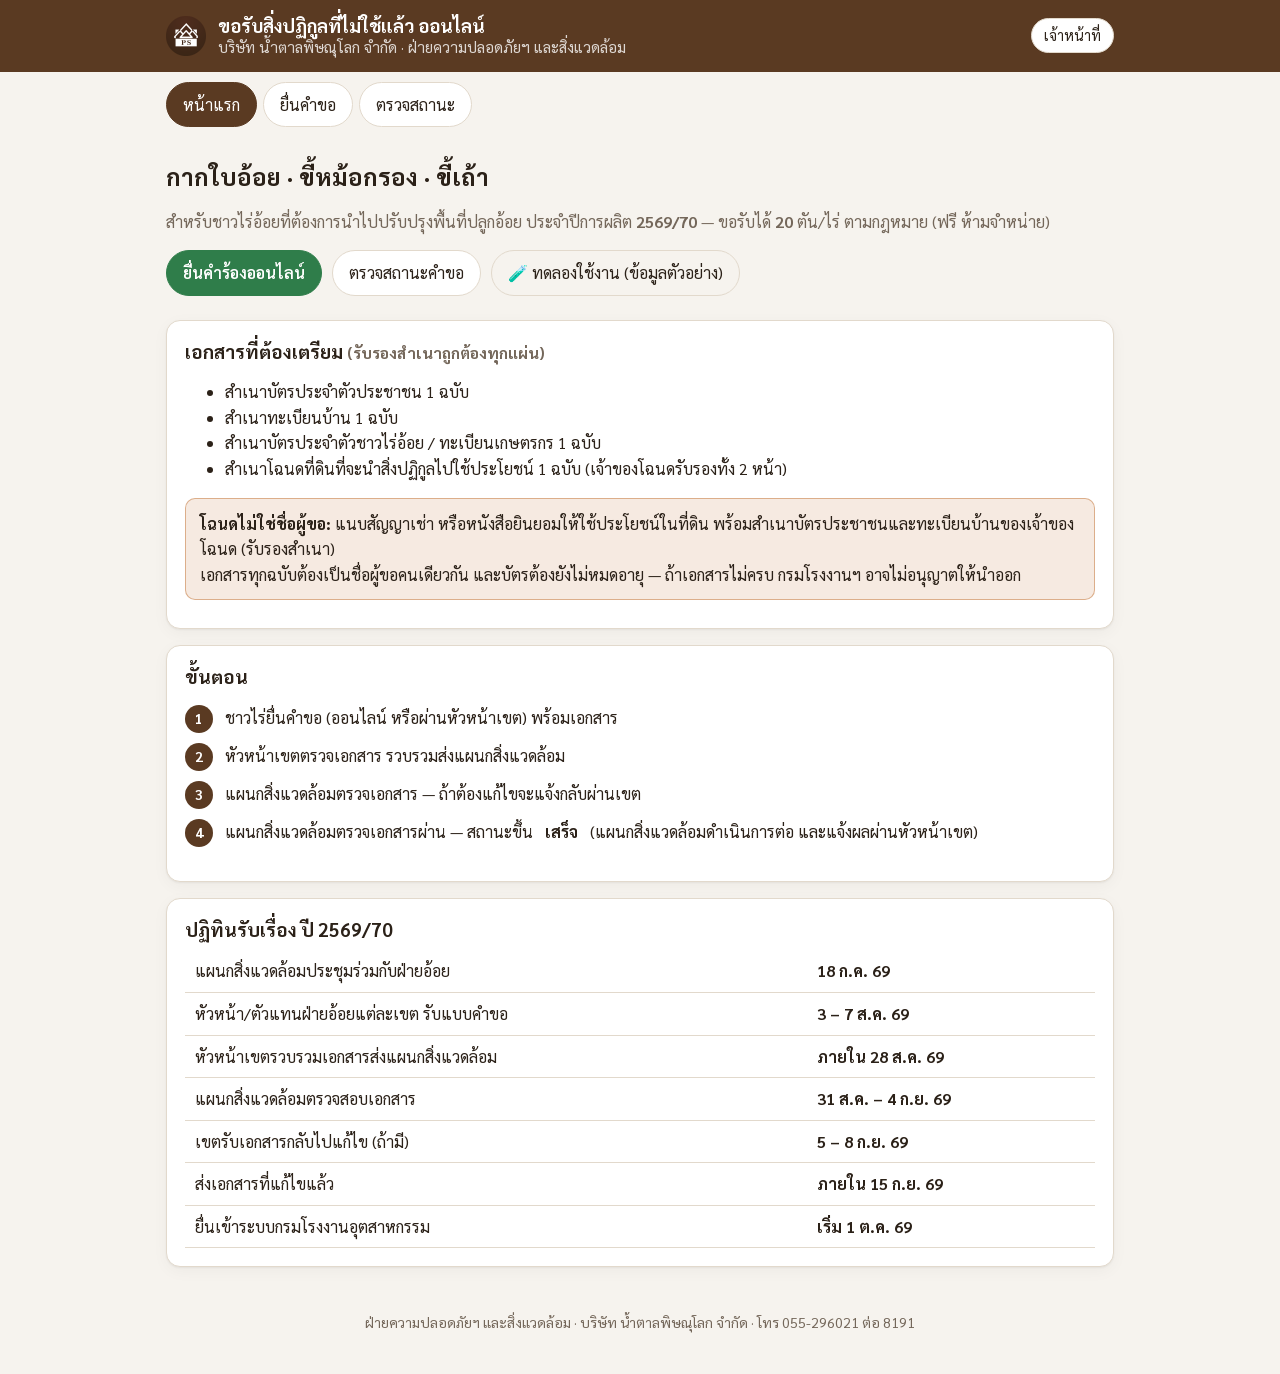
<file: index.html>
<!doctype html>
<html lang="th">
<head>
<meta charset="utf-8">
<meta name="viewport" content="width=device-width, initial-scale=1">
<title>ขอรับสิ่งปฏิกูล ออนไลน์</title>
<meta name="description" content="ยื่นคำขอรับกากใบอ้อย / ขี้หม้อกรอง / ขี้เถ้า ออนไลน์ และตรวจสถานะคำขอ">
<link rel="icon" href="assets/logo.png">
<link rel="preconnect" href="https://fonts.googleapis.com">
<link href="https://fonts.googleapis.com/css2?family=Sarabun:wght@400;600;700;800&display=swap" rel="stylesheet">
<link rel="stylesheet" href="assets/style.css?v=20260930g">
</head>
<body>
<header class="top"><div class="wrap">
  <img class="logo" src="assets/logo.png" alt="น้ำตาลพิษณุโลก">
  <div><h1>ขอรับสิ่งปฏิกูลที่ไม่ใช้แล้ว ออนไลน์<small data-org></small></h1></div>
  <div class="sp"></div>
  <a class="btn small" href="staff.html">เจ้าหน้าที่</a>
</div></header>

<main class="wrap">
  <nav class="tabs" aria-label="เมนู">
    <button class="btn on" data-tab="home">หน้าแรก</button>
    <button class="btn" data-tab="apply">ยื่นคำขอ</button>
    <button class="btn" data-tab="check">ตรวจสถานะ</button>
  </nav>

  <section id="home">
    <div class="alert" data-announce hidden></div>
    <div class="hero">
      <h2>กากใบอ้อย · ขี้หม้อกรอง · ขี้เถ้า</h2>
      <p class="muted">สำหรับชาวไร่อ้อยที่ต้องการนำไปปรับปรุงพื้นที่ปลูกอ้อย ประจำปีการผลิต <b data-season></b> — ขอรับได้ <b data-tpr></b> ตัน/ไร่ ตามกฎหมาย (ฟรี ห้ามจำหน่าย)</p>
      <div class="cta">
        <button class="btn primary" data-go="apply">ยื่นคำร้องออนไลน์</button>
        <button class="btn" data-go="check">ตรวจสถานะคำขอ</button>
        <a class="btn ghost" href="?demo=1" data-demo-try>🧪 ทดลองใช้งาน (ข้อมูลตัวอย่าง)</a>
      </div>
    </div>
    <div class="card">
      <h3>เอกสารที่ต้องเตรียม <small class="muted">(รับรองสำเนาถูกต้องทุกแผ่น)</small></h3>
      <ul>
        <li>สำเนาบัตรประจำตัวประชาชน 1 ฉบับ</li>
        <li>สำเนาทะเบียนบ้าน 1 ฉบับ</li>
        <li>สำเนาบัตรประจำตัวชาวไร่อ้อย / ทะเบียนเกษตรกร 1 ฉบับ</li>
        <li>สำเนาโฉนดที่ดินที่จะนำสิ่งปฏิกูลไปใช้ประโยชน์ 1 ฉบับ (เจ้าของโฉนดรับรองทั้ง 2 หน้า)</li>
      </ul>
      <div class="alert">
        <b>โฉนดไม่ใช่ชื่อผู้ขอ:</b> แนบสัญญาเช่า หรือหนังสือยินยอมให้ใช้ประโยชน์ในที่ดิน พร้อมสำเนาบัตรประชาชนและทะเบียนบ้านของเจ้าของโฉนด (รับรองสำเนา)<br>
        เอกสารทุกฉบับต้องเป็นชื่อผู้ขอคนเดียวกัน และบัตรต้องยังไม่หมดอายุ — ถ้าเอกสารไม่ครบ กรมโรงงานฯ อาจไม่อนุญาตให้นำออก
      </div>
    </div>
    <div class="card">
      <h3>ขั้นตอน</h3>
      <ol class="steps">
        <li>ชาวไร่ยื่นคำขอ (ออนไลน์ หรือผ่านหัวหน้าเขต) พร้อมเอกสาร</li>
        <li>หัวหน้าเขตตรวจเอกสาร รวบรวมส่งแผนกสิ่งแวดล้อม</li>
        <li>แผนกสิ่งแวดล้อมตรวจเอกสาร — ถ้าต้องแก้ไขจะแจ้งกลับผ่านเขต</li>
        <li>แผนกสิ่งแวดล้อมตรวจเอกสารผ่าน — สถานะขึ้น <b>เสร็จ</b> (แผนกสิ่งแวดล้อมดำเนินการต่อ และแจ้งผลผ่านหัวหน้าเขต)</li>
      </ol>
    </div>
    <div class="card">
      <h3>ปฏิทินรับเรื่อง ปี <span data-season></span></h3>
      <table><tbody data-cal></tbody></table>
    </div>
  </section>

  <section id="apply" hidden>
    <div class="card" data-form-host></div>
  </section>

  <section id="check" hidden>
    <div class="card">
      <h3>ตรวจสถานะคำขอ</h3>
      <form id="checkForm" class="grid2">
        <label>เลขที่คำขอ หรือ เลขบัตรประชาชน<input name="id" required placeholder="2569-0001 หรือ 13 หลัก" inputmode="numeric"></label>
        <label>เบอร์โทรที่ใช้ยื่น (เต็ม 10 หลัก)<input name="phone" required inputmode="tel" placeholder="08x-xxx-xxxx"></label>
        <p class="span2 hint">ลืมเลขที่คำขอ? ใส่เลขบัตรประชาชนแทนได้ — จะแสดงทุกคำขอของคุณ</p>
        <div class="span2 actions"><button class="btn primary">ตรวจสถานะ</button></div>
      </form>
    </div>
    <div data-result></div>
  </section>
</main>
<footer id="footer"></footer>

<script src="assets/config.js?v=20260930g"></script>
<script src="assets/logic.js?v=20260930g"></script>
<script src="assets/app.js?v=20260930g"></script>
<script>
(function () {
  const { CFG, $, $$, esc, fmtNum, fmtDate, productName, statusBadge, stepper, toast, api, docsFor, readFileForUpload, digits, STATUS } = FC;
  $('[data-org]').textContent = CFG.ORG_NAME + ' · ' + CFG.DEPT_NAME;
  // ส่วนที่แก้ได้จากหลังบ้าน — วาดใหม่เมื่อโหลดค่าตั้งค่าล่าสุดเสร็จ
  function fillHome() {
    $$('[data-season]').forEach(e => (e.textContent = CFG.SEASON));
    $('[data-tpr]').textContent = CFG.TONS_PER_RAI;
    $('[data-cal]').innerHTML = CFG.CALENDAR.map(([a, d]) => `<tr><td>${esc(a)}</td><td style="white-space:nowrap"><b>${esc(d)}</b></td></tr>`).join('');
    const notes = [CFG.ANNOUNCE ? esc(CFG.ANNOUNCE) : '', CFG.OPEN === false ? `<b>ขณะนี้ปิดรับคำขอออนไลน์</b>${CFG.CLOSED_MSG ? ' — ' + esc(CFG.CLOSED_MSG) : ''}` : ''].filter(Boolean);
    $('[data-announce]').innerHTML = notes.join('<br>'); $('[data-announce]').hidden = !notes.length;
    const host = $('[data-form-host]');
    if (!$('#apply').hidden && (CFG.OPEN === false ? !host.querySelector('[data-closed]') && !host.querySelector('form') : host.querySelector('[data-closed]'))) drawForm();
  }
  fillHome();
  document.addEventListener('fc-config', fillHome);
  FC.footer();
  if (FC.DEMO) $('[data-demo-try]').remove();

  function show(tab) {
    $$('main > section').forEach(s => (s.hidden = s.id !== tab));
    $$('[data-tab]').forEach(b => b.classList.toggle('on', b.dataset.tab === tab));
    if (tab === 'apply' && !$('[data-form-host] form') && !$('[data-form-host] [data-closed]')) drawForm();
    history.replaceState(null, '', '#' + tab);
    window.scrollTo(0, 0);
  }
  $$('[data-tab]').forEach(b => (b.onclick = () => show(b.dataset.tab)));
  $$('[data-go]').forEach(b => (b.onclick = () => show(b.dataset.go)));

  function drawForm() {
    if (CFG.OPEN === false) {
      $('[data-form-host]').innerHTML = `<div data-closed><h3>ขณะนี้ปิดรับคำขอออนไลน์</h3><p>${esc(CFG.CLOSED_MSG || 'ติดต่อหัวหน้าเขตของท่าน')}</p>
        <p class="muted">โทร ${esc(CFG.CONTACT_TEL)} · ตรวจสถานะคำขอเดิมได้ที่เมนู "ตรวจสถานะ"</p></div>`;
      return;
    }
    FC.renderRequestForm($('[data-form-host]'), {
      onDone(id, data, sign) {
        try { localStorage.setItem('fc-last', JSON.stringify({ id, phone: data.phone })); } catch {}
        $('[data-form-host]').innerHTML = `<div class="success">
          <p>ยื่นคำขอเรียบร้อย — เลขที่คำขอของคุณ</p>
          <div class="big">${esc(id)}</div>
          <p class="muted">จดหรือถ่ายภาพหน้าจอนี้ไว้ ใช้คู่กับเบอร์โทรเพื่อตรวจสถานะ<br>
          จำนวนที่ขอ ${fmtNum(data.rai, 2)} ไร่ × ${CFG.TONS_PER_RAI} = <b>${fmtNum(data.rai * CFG.TONS_PER_RAI, 1)} ตัน</b><br>
          ใบคำร้องและสำเนาเอกสารลงลายเซ็นแล้ว — หัวหน้าเขต ${esc(data.zone)} จะตรวจในระบบ ถ้าเอกสารยังไม่ครบ ถ่ายเพิ่มได้ที่ "ดูสถานะ"</p>
          <div class="cta" style="justify-content:center">
            <button class="btn primary" id="goCheck">ดูสถานะ / แนบเอกสารเพิ่ม</button>
            <button class="btn" id="printPaper">🖨 พิมพ์ใบคำร้อง</button><button class="btn" id="again">ยื่นคำขออีกรายการ</button>
          </div></div>`;
        $('#goCheck').onclick = () => { fillCheck(id, data.phone); show('check'); runCheck(); };
        $('#again').onclick = drawForm;
        $('#printPaper').onclick = () => FC.printPaper(Object.assign({}, data, { id, created: new Date().toISOString(), tons: data.rai * CFG.TONS_PER_RAI, sign }));
      },
    });
  }

  const cf = $('#checkForm');
  function fillCheck(id, phone) { cf.id.value = id; cf.phone.value = phone; }
  try { const last = JSON.parse(localStorage.getItem('fc-last')); if (last) fillCheck(last.id, last.phone); } catch {}
  cf.addEventListener('submit', e => { e.preventDefault(); runCheck(); });

  async function runCheck() {
    const out = $('[data-result]');
    out.innerHTML = '<div class="card muted">กำลังค้นหา…</div>';
    try {
      const res = await api('status', { id: cf.id.value.trim(), phone: digits(cf.phone.value) });
      const reqs = res.reqs || [res.req];
      out.innerHTML = (reqs.length > 1 ? `<p class="hint">พบ ${reqs.length} คำขอ</p>` : '') + reqs.map(card).join('');
      reqs.forEach(r => bindUploads(r, $(`[data-rid="${r.id}"]`, out)));
    } catch (x) {
      out.innerHTML = `<div class="card"><b>${esc(x.message)}</b></div>`;
    }
  }
  function card(r) {
      const s = STATUS[r.status] || {};
      const need = docsFor(r.ownership || 'own');
      return `<div class="card" data-rid="${esc(r.id)}">
        <div style="display:flex;justify-content:space-between;gap:10px;flex-wrap:wrap"><h3>${esc(r.id)}</h3>${statusBadge(r.status)}</div>
        ${stepper(r.status)}
        <p><b>${esc(s.label || r.status)}</b></p>
        ${r.status === 'fix' ? `<div class="alert"><b>สิ่งที่ต้องแก้ไข:</b> ${esc(r.fixReason)}<br>ติดต่อหัวหน้าเขต ${esc(r.zone)} หรือแนบเอกสารใหม่ด้านล่าง</div>` : ''}
        <dl class="kv">
          <dt>ผู้ขอ</dt><dd>${esc(r.name)}</dd>
          <dt>ชนิด</dt><dd>${esc(productName(r.product))}</dd>
          <dt>เขต</dt><dd>${esc(r.zone)}</dd>
          <dt>จำนวน</dt><dd>${fmtNum(r.rai, 2)} ไร่ · ${fmtNum(r.tons, 1)} ตัน</dd>
          <dt>วันที่ยื่น</dt><dd>${fmtDate(r.created, true)}</dd>
        </dl>
        <h3 style="margin-top:18px">เอกสารแนบ</h3>
        <div>${(r.docCount || {}).form ? `<div class="docrow"><div>ใบคำร้อง <span class="ok">✓</span></div><span class="docbtns">${FC.fileButtons('form', r.docCount.form)}</span></div>` : ''}
        ${need.map(d => {
          const n = (r.docCount || {})[d.id] || 0;
          return `<div class="docrow"><div>${esc(d.label)} ${n ? `<span class="ok">✓ ${n} ไฟล์</span>` : '<span class="muted">– ยังไม่มี</span>'}${r.canUpload && !n ? FC.templateLinks(d) : ''}</div>
            <span class="docbtns">${FC.fileButtons(d.id, n)}${r.canUpload ? FC.docButtons(d.id) : ''}</span></div>`;
        }).join('')}</div>
        <details style="margin-top:14px"><summary>ประวัติ</summary><ul class="timeline">${r.history.slice().reverse().map(h => `<li>${fmtDate(h.t, true)} — ${esc(FC.histText(h.a))}</li>`).join('')}</ul></details>
      </div>`;
  }
  function bindUploads(r, el) {
      FC.bindOpen(el, r.id, { phone: digits(cf.phone.value) });
      $$('[data-doc]', el).forEach(inp => inp.addEventListener('change', async () => {
        const files = [...inp.files]; if (!files.length) return;
        const lbl = inp.parentElement, was = lbl.firstChild.textContent; lbl.firstChild.textContent = 'กำลังอัปโหลด…';
        try {
          const sent = await FC.reviewAndUpload(r.id, { phone: digits(cf.phone.value) }, inp.dataset.doc, files, { product: r.product, name: r.ownerName || '' }, true);
          if (sent) { toast('แนบไฟล์เรียบร้อย'); runCheck(); } else lbl.firstChild.textContent = was;
        } catch (x) { toast(x.message, true); lbl.firstChild.textContent = was; }
      }));
  }

  const start = (location.hash || '').slice(1);
  show(['home', 'apply', 'check'].includes(start) ? start : 'home');
})();
</script>
</body>
</html>
</file>
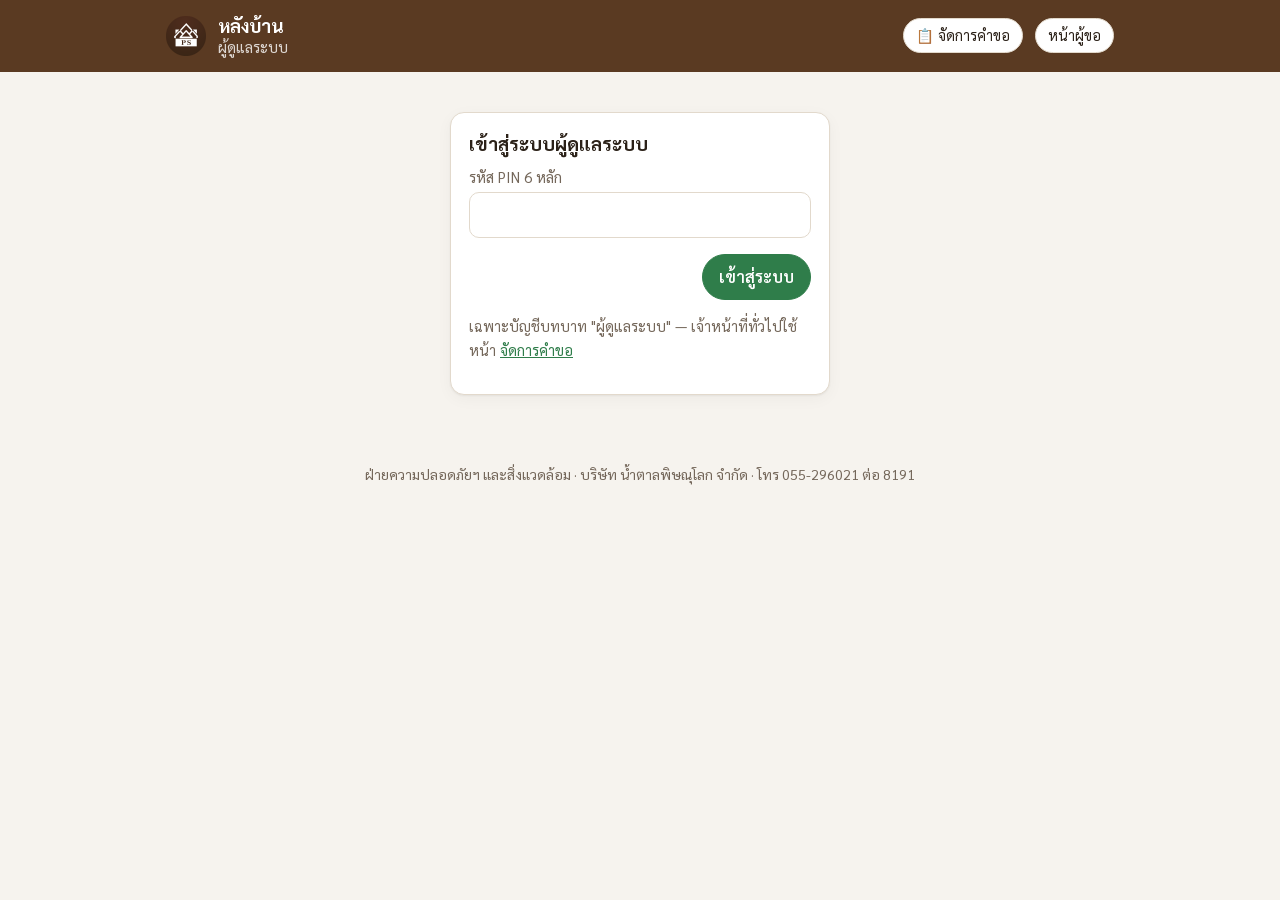
<file: admin.html>
<!doctype html>
<html lang="th">
<head>
<meta charset="utf-8">
<meta name="viewport" content="width=device-width, initial-scale=1">
<title>หลังบ้าน ระบบคำขอสิ่งปฏิกูล</title>
<meta name="description" content="ผู้ดูแลระบบ: รายงาน ผู้ใช้และ PIN ตั้งค่าระบบ และบันทึกการใช้งาน">
<meta name="robots" content="noindex">
<link rel="icon" href="assets/logo.png">
<link rel="preconnect" href="https://fonts.googleapis.com">
<link href="https://fonts.googleapis.com/css2?family=Sarabun:wght@400;600;700;800&display=swap" rel="stylesheet">
<link rel="stylesheet" href="assets/style.css?v=20260930g">
</head>
<body>
<header class="top"><div class="wrap">
  <img class="logo" src="assets/logo.png" alt="น้ำตาลพิษณุโลก">
  <div><h1>หลังบ้าน<small data-who>ผู้ดูแลระบบ</small></h1></div>
  <div class="sp"></div>
  <a class="btn small" href="staff.html">📋 จัดการคำขอ</a>
  <a class="btn small" href="index.html">หน้าผู้ขอ</a>
  <button class="btn small" id="logout" hidden>ออกจากระบบ</button>
</div></header>

<main class="wrap">
  <section id="login" class="card login">
    <h3>เข้าสู่ระบบผู้ดูแลระบบ</h3>
    <form id="loginForm">
      <label>รหัส PIN 6 หลัก<input name="pin" type="password" inputmode="numeric" autocomplete="current-password" required></label>
      <div class="actions"><button class="btn primary">เข้าสู่ระบบ</button></div>
    </form>
    <p class="hint">เฉพาะบัญชีบทบาท "ผู้ดูแลระบบ" — เจ้าหน้าที่ทั่วไปใช้หน้า <a href="staff.html">จัดการคำขอ</a></p>
    <p class="hint" data-demo-hint hidden>โหมดทดลอง: ผู้ดูแลระบบ <b>999999</b></p>
  </section>

  <section id="app" hidden>
    <nav class="tabs" aria-label="เมนูหลังบ้าน">
      <button class="btn on" data-tab="report">📊 รายงาน</button>
      <button class="btn" data-tab="users">👥 ผู้ใช้</button>
      <button class="btn" data-tab="settings">⚙️ ตั้งค่า</button>
      <button class="btn" data-tab="log">📜 บันทึกการใช้งาน</button>
    </nav>
    <div data-pane="report"></div>
    <div data-pane="users" hidden></div>
    <div data-pane="settings" hidden></div>
    <div data-pane="log" hidden></div>
  </section>
</main>
<footer id="footer"></footer>

<dialog id="dlg"><div class="dhead"><b data-title></b><button class="btn small ghost" data-close aria-label="ปิด">✕</button></div><div class="dbody" data-body></div></dialog>

<script src="assets/config.js?v=20260930g"></script>
<script src="assets/logic.js?v=20260930g"></script>
<script src="assets/app.js?v=20260930g"></script>
<script>
(function () {
  const { CFG, STATUS, ROLE_LABEL, $, $$, esc, fmtNum, fmtDate, num, productName, toast, api } = FC;
  FC.footer();
  if (FC.DEMO) $('[data-demo-hint]').hidden = false;

  let me = null, rows = null;
  const dlg = $('#dlg');
  $('[data-close]', dlg).onclick = () => dlg.close();
  function openDlg(title, html) { $('[data-title]', dlg).textContent = title; $('[data-body]', dlg).innerHTML = html; if (!dlg.open) dlg.showModal(); return $('[data-body]', dlg); }
  const pane = n => $(`[data-pane="${n}"]`);
  const busy = n => (pane(n).innerHTML = '<div class="card muted">กำลังโหลด…</div>');
  const fail = (n, x) => { pane(n).innerHTML = `<div class="card"><b class="tone-red">${esc(x.message)}</b></div>`; if (/เข้าสู่ระบบ/.test(x.message)) $('#logout').click(); };

  // ---------- เข้าสู่ระบบ (ใช้ร่วมกับหน้าจัดการคำขอ — ย้ายหน้าไปมาไม่ต้องใส่ PIN ใหม่) ----------
  const SKEY = FC.DEMO ? 'fc-staff-demo' : 'fc-staff';
  try { const s = JSON.parse(sessionStorage.getItem(SKEY)); if (s) start(s); } catch {}
  $('#loginForm').addEventListener('submit', async e => {
    e.preventDefault();
    const pin = e.target.pin.value.replace(/\D/g, ''), btn = $('button', e.target);
    btn.disabled = true; btn.textContent = 'กำลังเข้าสู่ระบบ…';
    const slow = setTimeout(() => (btn.textContent = 'กำลังเชื่อมต่อเซิร์ฟเวอร์ (ครั้งแรกอาจใช้ ~10 วินาที)…'), 3000);
    try {
      const { user } = await api('login', { pin }); user.pin = pin;
      try { sessionStorage.setItem(SKEY, JSON.stringify(user)); } catch {}
      start(user);
    } catch (x) { toast(x.message, true); }
    finally { clearTimeout(slow); btn.disabled = false; btn.textContent = 'เข้าสู่ระบบ'; }
  });
  $('#logout').onclick = () => { try { sessionStorage.removeItem(SKEY); } catch {} location.reload(); };

  function start(u) {
    $('#logout').hidden = false;
    if (u.role !== 'admin') {
      $('#login').innerHTML = `<h3>บัญชีนี้ไม่ใช่ผู้ดูแลระบบ</h3><p>${esc(u.name)} · ${esc(ROLE_LABEL[u.role] || u.role)}</p>
        <p><a class="btn primary" href="staff.html${FC.DEMO ? '?demo=1' : ''}">ไปหน้าจัดการคำขอ</a></p>`;
      return;
    }
    me = u;
    $('#login').hidden = true; $('#app').hidden = false;
    $('[data-who]').textContent = u.name + ' · ผู้ดูแลระบบ';
    const t = (location.hash || '').slice(1);
    show(['report', 'users', 'settings', 'log'].includes(t) ? t : 'report');
  }
  function show(tab) {
    $$('[data-pane]').forEach(p => (p.hidden = p.dataset.pane !== tab));
    $$('[data-tab]').forEach(b => b.classList.toggle('on', b.dataset.tab === tab));
    history.replaceState(null, '', location.search + '#' + tab);
    ({ report: loadReport, users: loadUsers, settings: drawSettings, log: loadLog })[tab]();
  }
  $$('[data-tab]').forEach(b => (b.onclick = () => show(b.dataset.tab)));

  // ---------- 📊 รายงาน ----------
  async function loadReport(force) {
    if (!rows || force) {
      busy('report');
      try { rows = (await api('list', { pin: me.pin })).rows; } catch (x) { return fail('report', x); }
    }
    drawReport();
  }
  let season = '';
  function drawReport() {
    const seasons = [...new Set(rows.map(r => r.season).filter(Boolean))].sort().reverse();
    if (season === '' && seasons.includes(CFG.SEASON)) season = CFG.SEASON;
    const list = rows.filter(r => !season || r.season === season);
    const live = list.filter(r => r.status !== 'cancelled');
    const sum = (l, k) => l.reduce((s, r) => s + num(r[k]), 0);
    const done = live.filter(r => r.status === 'env_ok');
    const zones = [...new Set(CFG.ZONES.concat(live.map(r => String(r.zone))))].filter(z => live.some(r => String(r.zone) === z));
    const prods = CFG.PRODUCTS;
    const cell = l => l.length ? `${fmtNum(l.length)} ราย<br><small class="muted">${fmtNum(sum(l, 'rai'), 2)} ไร่ · ${fmtNum(sum(l, 'tons'), 1)} ตัน</small>` : '<span class="muted">–</span>';
    const inZone = z => live.filter(r => String(r.zone) === z);
    pane('report').innerHTML = `
      <div class="toolbar">
        <label>ปีการผลิต<select id="rSeason"><option value="">ทุกปี</option>${seasons.map(s => `<option ${s === season ? 'selected' : ''}>${esc(s)}</option>`).join('')}</select></label>
        <button class="btn" id="rReload" title="โหลดใหม่">↻</button>
        <span class="sp"></span>
        <button class="btn" id="rCsvSum">⬇ CSV สรุปตามเขต</button>
        <button class="btn" id="rCsvAll">⬇ CSV รายการทั้งหมด</button>
      </div>
      <div class="stats">
        <div class="stat"><b>${fmtNum(live.length)}</b><span>คำขอ (ไม่นับยกเลิก)</span></div>
        <div class="stat"><b>${fmtNum(sum(live, 'rai'), 2)}</b><span>ไร่</span></div>
        <div class="stat"><b>${fmtNum(sum(live, 'tons'), 1)}</b><span>ตันที่ขอ</span></div>
        <div class="stat"><b class="tone-green">${fmtNum(done.length)}</b><span>เสร็จ · ${fmtNum(sum(done, 'tons'), 1)} ตัน</span></div>
        <div class="stat"><b class="tone-red">${fmtNum(list.length - live.length)}</b><span>ยกเลิก</span></div>
      </div>
      <div class="card"><h3>ตามสถานะ</h3><div class="table-wrap"><table class="rep">
        <thead><tr><th>สถานะ</th><th>ราย</th><th>ไร่</th><th>ตัน</th></tr></thead>
        <tbody>${Object.entries(STATUS).map(([k, s]) => { const l = list.filter(r => r.status === k);
          return `<tr><td><span class="badge tone-${s.tone}">${esc(s.short)}</span></td><td>${fmtNum(l.length)}</td><td>${fmtNum(sum(l, 'rai'), 2)}</td><td>${fmtNum(sum(l, 'tons'), 1)}</td></tr>`; }).join('')}</tbody>
      </table></div></div>
      <div class="card"><h3>ตามเขต × ชนิด <small class="muted">(ไม่นับยกเลิก)</small></h3><div class="table-wrap"><table class="rep">
        <thead><tr><th>เขต</th>${prods.map(p => `<th>${esc(p.short)}</th>`).join('')}<th>รวม</th></tr></thead>
        <tbody>${zones.map(z => `<tr><td>${esc(z)}</td>${prods.map(p => `<td>${cell(inZone(z).filter(r => r.product === p.id))}</td>`).join('')}<td><b>${cell(inZone(z))}</b></td></tr>`).join('') ||
          `<tr><td colspan="${prods.length + 2}" class="muted" style="text-align:center">ไม่มีข้อมูล</td></tr>`}</tbody>
        <tfoot><tr><td>รวม</td>${prods.map(p => `<td>${cell(live.filter(r => r.product === p.id))}</td>`).join('')}<td>${cell(live)}</td></tr></tfoot>
      </table></div></div>`;
    $('#rSeason').onchange = e => { season = e.target.value; drawReport(); };
    $('#rReload').onclick = () => loadReport(true);
    $('#rCsvAll').onclick = () => FC.exportRequests(list, `คำขอสิ่งปฏิกูล-${season.replace('/', '-') || 'ทุกปี'}.csv`);
    $('#rCsvSum').onclick = () => {
      const head = ['เขต'].concat(...prods.map(p => [p.short + ' (ราย)', p.short + ' (ไร่)', p.short + ' (ตัน)']), ['รวม (ราย)', 'รวม (ไร่)', 'รวม (ตัน)']);
      const line = (name, l) => [name].concat(...prods.map(p => { const x = l.filter(r => r.product === p.id); return [x.length, sum(x, 'rai'), sum(x, 'tons')]; }), [l.length, sum(l, 'rai'), sum(l, 'tons')]);
      FC.downloadCsv([head].concat(zones.map(z => line('เขต ' + z, inZone(z))), [line('รวม', live)]), `สรุปตามเขต-${season.replace('/', '-') || 'ทุกปี'}.csv`);
    };
  }

  // ---------- 👥 ผู้ใช้ ----------
  async function loadUsers() {
    busy('users');
    let users;
    try { users = (await api('adminUsers', { pin: me.pin })).users; } catch (x) { return fail('users', x); }
    pane('users').innerHTML = `<div class="toolbar"><span class="hint grow">PIN ไม่แสดงในหน้านี้ — ถ้าผู้ใช้ลืม ให้กด "ตั้ง PIN ใหม่" แล้วแจ้ง PIN ใหม่ให้เจ้าตัว</span>
        <button class="btn primary" id="uAdd">+ เพิ่มผู้ใช้</button></div>
      <div class="table-wrap"><table><thead><tr><th>ชื่อ</th><th>บทบาท</th><th>เขต</th><th>สถานะ</th><th></th></tr></thead>
      <tbody>${users.map((u, i) => `<tr><td>${esc(u.name)}</td><td>${esc(ROLE_LABEL[u.role] || u.role)}</td><td>${esc(u.zone || '–')}</td>
        <td>${u.active ? '<span class="badge tone-green">ใช้งาน</span>' : '<span class="badge tone-gray">ปิด</span>'}</td>
        <td style="white-space:nowrap">${u.locked ? '<small class="muted">บัญชีตัวอย่าง (แก้ไม่ได้)</small>' :
          `<button class="btn small" data-edit="${i}">แก้ไข</button><button class="btn small" data-reset="${i}">ตั้ง PIN ใหม่</button><button class="btn small danger" data-del="${i}">ลบ</button>`}</td></tr>`).join('')}</tbody></table></div>`;
    $('#uAdd').onclick = () => userForm({ role: 'zone', active: true });
    $$('[data-edit]').forEach(b => (b.onclick = () => userForm(users[+b.dataset.edit])));
    $$('[data-reset]').forEach(b => (b.onclick = () => {
      const u = users[+b.dataset.reset];
      confirm(`ตั้ง PIN ใหม่ให้ ${u.name}`, 'PIN เดิมจะใช้ไม่ได้ทันที', 'ตั้ง PIN ใหม่', async () => showPin(u.name, (await api('userReset', { pin: me.pin, row: u.row })).pin));
    }));
    $$('[data-del]').forEach(b => (b.onclick = () => {
      const u = users[+b.dataset.del];
      confirm(`ลบผู้ใช้ ${u.name}`, 'ลบออกจากระบบ — ถ้าแค่พักการใช้งาน ใช้ "แก้ไข" แล้วเอาติ๊ก "ใช้งาน" ออกแทน', 'ลบ', async () => { await api('userDelete', { pin: me.pin, row: u.row }); toast('ลบแล้ว'); dlg.close(); loadUsers(); }, true);
    }));
  }
  function userForm(u) {
    const body = openDlg(u.row ? 'แก้ไขผู้ใช้' : 'เพิ่มผู้ใช้', `<form class="grid2" id="uf">
      <label class="span2">ชื่อ-นามสกุล / ตำแหน่ง *<input name="name" value="${esc(u.name)}" required></label>
      <label>บทบาท<select name="role">${Object.entries(ROLE_LABEL).map(([k, v]) => `<option value="${k}" ${u.role === k ? 'selected' : ''}>${esc(v)}</option>`).join('')}</select></label>
      <label data-zone>เขต<select name="zone"><option value="">– เลือก –</option>${CFG.ZONES.map(z => `<option ${String(u.zone) === z ? 'selected' : ''}>${esc(z)}</option>`).join('')}</select></label>
      ${u.row ? `<label class="span2 consent"><input type="checkbox" name="active" ${u.active ? 'checked' : ''}> ใช้งาน (เอาออก = พักบัญชี เข้าระบบไม่ได้)</label>` : ''}
      <p class="span2 hint">หัวหน้าเขต = เห็น/ตรวจเฉพาะเขตตัวเอง · แผนกสิ่งแวดล้อม = ทุกเขต ปิดคำขอได้ · ผู้ดูแลระบบ = ทุกอย่าง รวมหน้านี้</p>
      <div class="span2 actions"><button type="button" class="btn ghost" data-x>ยกเลิก</button><button class="btn primary">${u.row ? 'บันทึก' : 'เพิ่ม และออก PIN'}</button></div></form>`);
    const f = $('#uf', body), zoneLbl = $('[data-zone]', body);
    const sync = () => (zoneLbl.hidden = f.role.value !== 'zone');
    f.role.onchange = sync; sync();
    $('[data-x]', body).onclick = () => dlg.close();
    f.addEventListener('submit', async e => {
      e.preventDefault();
      const data = { row: u.row, name: f.name.value, role: f.role.value, zone: f.zone.value, active: u.row ? f.active.checked : true };
      const b = $('button.primary', f); b.disabled = true;
      try {
        const res = await api('userSave', { pin: me.pin, data });
        if (res.pin) showPin(data.name, res.pin); else { toast('บันทึกแล้ว'); dlg.close(); }
        loadUsers();
      } catch (x) { toast(x.message, true); b.disabled = false; }
    });
  }
  function showPin(name, pin) {
    const body = openDlg('PIN ของ ' + name, `<p>จด PIN นี้แล้วแจ้งเจ้าตัว — <b>ระบบจะไม่แสดงอีก</b> (ลืมให้ตั้งใหม่)</p>
      <div class="pinshow">${esc(pin)}</div><div class="actions"><button class="btn primary" data-x>จดแล้ว ปิด</button></div>`);
    $('[data-x]', body).onclick = () => dlg.close();
    loadUsers();
  }
  function confirm(title, text, okText, run, danger) {
    const body = openDlg(title, `<p>${esc(text)}</p><div class="actions"><button class="btn ghost" data-x>ยกเลิก</button><button class="btn ${danger ? 'danger' : 'primary'}" data-ok>${esc(okText)}</button></div>`);
    $('[data-x]', body).onclick = () => dlg.close();
    $('[data-ok]', body).onclick = async e => {
      e.target.disabled = true;
      try { await run(); } catch (x) { toast(x.message, true); e.target.disabled = false; }
    };
  }

  // ---------- ⚙️ ตั้งค่า ----------
  async function drawSettings() {
    busy('settings');
    await FC.configReady;
    const lines = a => (a || []).join('\n');
    pane('settings').innerHTML = `<form class="card setform grid2" id="sf">
      <h3 class="span2">การรับคำขอ</h3>
      <label class="span2 consent"><input type="checkbox" name="OPEN" ${CFG.OPEN !== false ? 'checked' : ''}> เปิดรับคำขอออนไลน์ (เอาออก = ชาวไร่ยื่นเองไม่ได้ เจ้าหน้าที่ยังคีย์แทนได้)</label>
      <label class="span2">ข้อความเมื่อปิดรับ<input name="CLOSED_MSG" value="${esc(CFG.CLOSED_MSG)}" placeholder="เช่น ปิดรับปีนี้แล้ว เปิดอีกครั้ง ส.ค. 70"></label>
      <label class="span2">ประกาศบนหน้าแรก (เว้นว่าง = ไม่แสดง)<textarea name="ANNOUNCE" rows="2">${esc(CFG.ANNOUNCE)}</textarea></label>
      <h3 class="span2">ข้อมูลหลัก</h3>
      <label>ปีการผลิต<input name="SEASON" value="${esc(CFG.SEASON)}" placeholder="2569/70"></label>
      <label>ตัน/ไร่ (ตามกฎหมาย)<input name="TONS_PER_RAI" type="number" min="1" step="0.5" value="${esc(CFG.TONS_PER_RAI)}"></label>
      <label>เบอร์ติดต่อ<input name="CONTACT_TEL" value="${esc(CFG.CONTACT_TEL)}"></label>
      <label>ทะเบียนโรงงานเลขที่<input name="FACTORY_REG" value="${esc(CFG.FACTORY_REG)}"></label>
      <label class="span2">วัตถุประสงค์ (บนใบคำร้อง)<input name="PURPOSE" value="${esc(CFG.PURPOSE)}"></label>
      <label class="span2">รายชื่อเขต <small class="muted">(คั่นด้วย , หรือขึ้นบรรทัดใหม่)</small><textarea name="ZONES" rows="2">${esc((CFG.ZONES || []).join(', '))}</textarea></label>
      <label class="span2">ปฏิทินรับเรื่อง <small class="muted">(บรรทัดละรายการ: กิจกรรม | วันที่)</small><textarea name="CALENDAR" rows="7">${esc(lines((CFG.CALENDAR || []).map(([a, d]) => a + ' | ' + d)))}</textarea></label>
      <label class="span2">เงื่อนไขทางบริษัท <small class="muted">(บรรทัดละข้อ — พิมพ์บนใบคำร้อง)</small><textarea name="CONDITIONS" rows="7">${esc(lines(CFG.CONDITIONS))}</textarea></label>
      <p class="span2 hint">เปลี่ยนปีการผลิต = คำขอใหม่เก็บเอกสารในโฟลเดอร์ปีใหม่ และตรวจคำขอซ้ำเฉพาะภายในปีนั้น (คำขอเก่ายังอยู่ ดูรายงานแยกปีได้)</p>
      <div class="span2 actions"><button class="btn primary">บันทึกการตั้งค่า</button></div></form>`;
    $('#sf').addEventListener('submit', async e => {
      e.preventDefault();
      const f = e.target, split = v => v.split(/\n/).map(x => x.trim()).filter(Boolean);
      const data = {
        OPEN: f.OPEN.checked, CLOSED_MSG: f.CLOSED_MSG.value, ANNOUNCE: f.ANNOUNCE.value,
        SEASON: f.SEASON.value.trim(), TONS_PER_RAI: num(f.TONS_PER_RAI.value), CONTACT_TEL: f.CONTACT_TEL.value,
        FACTORY_REG: f.FACTORY_REG.value, PURPOSE: f.PURPOSE.value,
        ZONES: f.ZONES.value.split(/[,\n]/).map(x => x.trim()).filter(Boolean),
        CALENDAR: split(f.CALENDAR.value).map(l => { const i = l.lastIndexOf('|'); return i < 0 ? [l, ''] : [l.slice(0, i).trim(), l.slice(i + 1).trim()]; }),
        CONDITIONS: split(f.CONDITIONS.value),
      };
      if (!data.SEASON) return toast('กรอกปีการผลิต', true);
      if (!(data.TONS_PER_RAI > 0)) return toast('ตัน/ไร่ไม่ถูกต้อง', true);
      if (!data.ZONES.length) return toast('ต้องมีอย่างน้อย 1 เขต', true);
      Object.keys(data).forEach(k => { if (JSON.stringify(data[k]) === JSON.stringify(CFG[k])) delete data[k]; }); // ส่งเฉพาะที่แก้ (บันทึกการใช้งานจะได้ชัด)
      if (!Object.keys(data).length) return toast('ไม่มีค่าที่เปลี่ยน');
      const b = $('button.primary', f); b.disabled = true; b.textContent = 'กำลังบันทึก…';
      try { const res = await api('settingsSave', { pin: me.pin, data }); FC.setSettings(res.settings); toast('บันทึกการตั้งค่าแล้ว — หน้าเว็บทุกเครื่องใช้ค่าใหม่เมื่อเปิดครั้งถัดไป'); }
      catch (x) { toast(x.message, true); }
      finally { b.disabled = false; b.textContent = 'บันทึกการตั้งค่า'; }
    });
  }

  // ---------- 📜 บันทึกการใช้งาน ----------
  async function loadLog() {
    busy('log');
    let list;
    try { list = (await api('log', { pin: me.pin, limit: 1000 })).rows; } catch (x) { return fail('log', x); }
    pane('log').innerHTML = `<div class="toolbar"><label class="grow">ค้นหา<input id="lq" placeholder="ชื่อ / การกระทำ / เลขที่คำขอ"></label><button class="btn" id="lReload">↻</button>
        <button class="btn" id="lCsv">⬇ CSV</button></div>
      <p class="hint">แสดงล่าสุด ${fmtNum(list.length)} รายการ (ทั้งหมดอยู่ในแท็บ "บันทึกการใช้งาน" ของ Google Sheet) · บันทึก: ยื่น/แก้ไข/ตรวจ/เปลี่ยนสถานะ/แนบ-ลบไฟล์/เปิดดูไฟล์/เข้าสู่ระบบ/ใส่ PIN ผิด/งานหลังบ้าน</p>
      <div class="table-wrap"><table class="logtbl"><thead><tr><th>เวลา</th><th>ผู้ใช้</th><th>การกระทำ</th><th>รายละเอียด</th></tr></thead><tbody data-l></tbody></table></div>`;
    const draw = q => ($('[data-l]').innerHTML = list.filter(r => !q || r.join(' ').toLowerCase().includes(q)).slice(0, 500).map(([t, who, role, a, d]) =>
      `<tr><td style="white-space:nowrap">${fmtDate(t, true)}</td><td>${esc(who)}${role ? `<br><small class="muted">${esc(ROLE_LABEL[role] || role)}</small>` : ''}</td>
        <td>${/PIN ผิด|ลบ/.test(a) ? `<b class="tone-red">${esc(a)}</b>` : esc(a)}</td><td>${esc(d)}</td></tr>`).join('') ||
      '<tr><td colspan="4" class="muted" style="text-align:center;padding:20px">ไม่มีรายการ</td></tr>');
    draw('');
    $('#lq').oninput = e => draw(e.target.value.trim().toLowerCase());
    $('#lReload').onclick = loadLog;
    $('#lCsv').onclick = () => FC.downloadCsv([['เวลา', 'ผู้ใช้', 'บทบาท', 'การกระทำ', 'รายละเอียด']].concat(list), `บันทึกการใช้งาน-${new Date().toISOString().slice(0, 10)}.csv`);
  }
})();
</script>
</body>
</html>
</file>
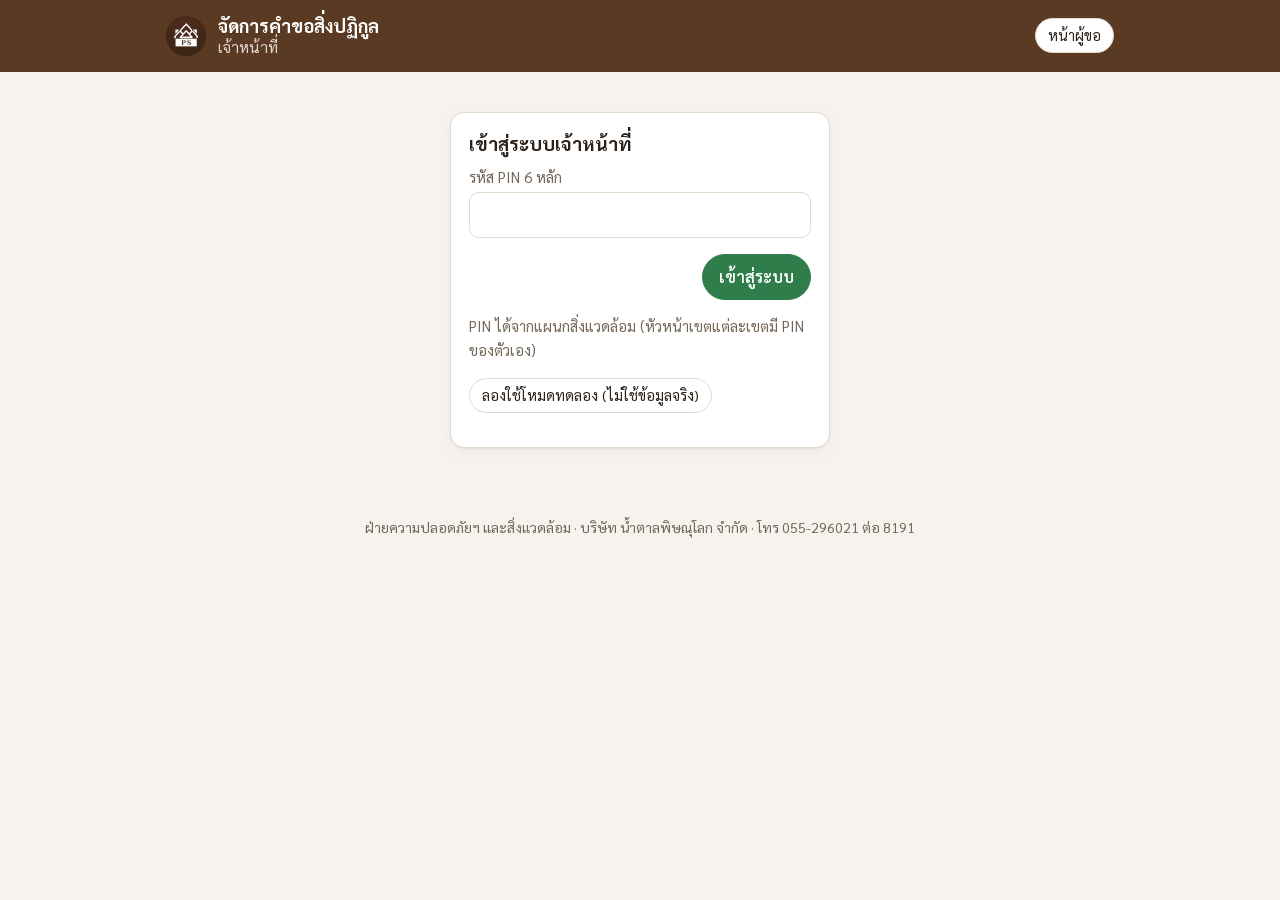
<file: staff.html>
<!doctype html>
<html lang="th">
<head>
<meta charset="utf-8">
<meta name="viewport" content="width=device-width, initial-scale=1">
<title>จัดการคำขอสิ่งปฏิกูล</title>
<meta name="description" content="หน้าเจ้าหน้าที่: หัวหน้าเขตและแผนกสิ่งแวดล้อม ตรวจเอกสาร และปิดคำขอเมื่อเอกสารผ่าน">
<meta name="robots" content="noindex">
<link rel="icon" href="assets/logo.png">
<link rel="preconnect" href="https://fonts.googleapis.com">
<link href="https://fonts.googleapis.com/css2?family=Sarabun:wght@400;600;700;800&display=swap" rel="stylesheet">
<link rel="stylesheet" href="assets/style.css?v=20260930g">
</head>
<body>
<header class="top"><div class="wrap">
  <img class="logo" src="assets/logo.png" alt="น้ำตาลพิษณุโลก">
  <div><h1>จัดการคำขอสิ่งปฏิกูล<small data-who>เจ้าหน้าที่</small></h1></div>
  <div class="sp"></div>
  <a class="btn small" href="admin.html" id="toAdmin" hidden>⚙️ หลังบ้าน</a>
  <a class="btn small" href="index.html">หน้าผู้ขอ</a>
  <button class="btn small" id="logout" hidden>ออกจากระบบ</button>
</div></header>

<main class="wrap">
  <section id="login" class="card login">
    <h3>เข้าสู่ระบบเจ้าหน้าที่</h3>
    <form id="loginForm">
      <label>รหัส PIN 6 หลัก<input name="pin" type="password" inputmode="numeric" autocomplete="current-password" required></label>
      <div class="actions"><button class="btn primary">เข้าสู่ระบบ</button></div>
    </form>
    <p class="hint">PIN ได้จากแผนกสิ่งแวดล้อม (หัวหน้าเขตแต่ละเขตมี PIN ของตัวเอง)</p>
    <p class="hint" data-demo-hint hidden>โหมดทดลอง: แผนกสิ่งแวดล้อม <b>000000</b> · หัวหน้าเขต 1 <b>111111</b> · หัวหน้าเขต 5 <b>555555</b> · ผู้ดูแลระบบ <b>999999</b></p>
    <p data-demo-link hidden><a class="btn small" href="staff.html?demo=1">ลองใช้โหมดทดลอง (ไม่ใช้ข้อมูลจริง)</a></p>
  </section>

  <section id="app" hidden>
    <div class="stats" data-stats></div>
    <div class="toolbar">
      <label class="grow">ค้นหา<input id="q" placeholder="ชื่อ / เลขที่คำขอ / เบอร์ / เลขบัตร"></label>
      <label data-zone-filter>เขต<select id="fZone"><option value="">ทุกเขต</option></select></label>
      <label>ชนิด<select id="fProduct"><option value="">ทุกชนิด</option></select></label>
      <button class="btn" id="reload" title="โหลดใหม่">↻</button>
      <button class="btn primary" id="addNew">+ คีย์คำขอแทนชาวไร่</button>
    </div>
    <div class="table-wrap cards">
      <table>
        <thead><tr>
          <th><input type="checkbox" id="checkAll" aria-label="เลือกทั้งหมด"></th>
          <th>เลขที่</th><th>ชื่อ-นามสกุล</th><th>เขต</th><th>ชนิด</th><th style="text-align:right">ไร่</th><th style="text-align:right">ตัน</th><th>เอกสาร</th><th>สถานะ</th>
        </tr></thead>
        <tbody data-rows></tbody>
      </table>
    </div>
    <p class="hint" data-summary></p>
    <div class="bulkbar" data-bulk hidden></div>
  </section>
</main>
<footer id="footer"></footer>

<dialog id="dlg"><div class="dhead"><b data-title></b><button class="btn small ghost" data-close aria-label="ปิด">✕</button></div><div class="dbody" data-body></div></dialog>
<div id="print"></div>

<script src="assets/config.js?v=20260930g"></script>
<script src="assets/logic.js?v=20260930g"></script>
<script src="assets/app.js?v=20260930g"></script>
<script>
(function () {
  const { CFG, STATUS, STAFF_CHECKS, OWNERSHIP, $, $$, esc, fmtNum, fmtDate, num, productName, statusBadge, stepper, toast, api, docsFor, readFileForUpload } = FC;
  FC.footer();
  if (FC.DEMO) $('[data-demo-hint]').hidden = false; else $('[data-demo-link]').hidden = false;

  let me = null, rows = [], filter = { status: '', q: '', zone: '', product: '' }, selected = new Set();
  const dlg = $('#dlg');
  $('[data-close]', dlg).onclick = () => dlg.close();
  function openDlg(title, html) { $('[data-title]', dlg).textContent = title; $('[data-body]', dlg).innerHTML = html; if (!dlg.open) dlg.showModal(); return $('[data-body]', dlg); }

  // ---------- login ----------
  const SKEY = FC.DEMO ? 'fc-staff-demo' : 'fc-staff';
  try { const s = JSON.parse(sessionStorage.getItem(SKEY)); if (s) start(s); } catch {}
  $('#loginForm').addEventListener('submit', async e => {
    e.preventDefault();
    const pin = e.target.pin.value.replace(/\D/g, '');
    const btn = $('button', e.target);
    btn.disabled = true; btn.textContent = 'กำลังเข้าสู่ระบบ…';
    const slow = setTimeout(() => (btn.textContent = 'กำลังเชื่อมต่อเซิร์ฟเวอร์ (ครั้งแรกอาจใช้ ~10 วินาที)…'), 3000);
    try { const { user } = await api('login', { pin }); user.pin = pin; start(user); }
    catch (x) { toast(x.message, true); }
    finally { clearTimeout(slow); btn.disabled = false; btn.textContent = 'เข้าสู่ระบบ'; }
  });
  $('#logout').onclick = () => { try { sessionStorage.removeItem(SKEY); } catch {} location.reload(); };

  function start(u) {
    me = u;
    try { sessionStorage.setItem(SKEY, JSON.stringify(u)); } catch {}
    $('#login').hidden = true; $('#app').hidden = false; $('#logout').hidden = false;
    $('[data-who]').textContent = u.name + (u.role === 'zone' ? ' · เขต ' + u.zone : ' · ' + FC.ROLE_LABEL[u.role]);
    $('[data-zone-filter]').hidden = u.role === 'zone';
    $('#toAdmin').hidden = u.role !== 'admin';
    $('#fZone').insertAdjacentHTML('beforeend', CFG.ZONES.map(z => `<option>${esc(z)}</option>`).join(''));
    $('#fProduct').insertAdjacentHTML('beforeend', CFG.PRODUCTS.map(p => `<option value="${p.id}">${esc(p.short)}</option>`).join(''));
    load();
  }
  async function load() {
    if (!rows.length) $('[data-rows]').innerHTML = '<tr><td colspan="9" class="muted" style="text-align:center;padding:30px">กำลังโหลดข้อมูล…</td></tr>';
    try { rows = (await api('list', { pin: me.pin })).rows; render(); }
    catch (x) { toast(x.message, true); if (/เข้าสู่ระบบ/.test(x.message)) $('#logout').click(); }
  }
  $('#reload').onclick = load;
  $('#q').oninput = e => { filter.q = e.target.value.trim().toLowerCase(); render(); };
  $('#fZone').onchange = e => { filter.zone = e.target.value; render(); };
  $('#fProduct').onchange = e => { filter.product = e.target.value; render(); };

  // ---------- ตาราง ----------
  // ผู้ขอแนบเอกสารใหม่ หลังเจ้าหน้าที่เปลี่ยนสถานะ/บันทึกการตรวจครั้งล่าสุด (ป้ายหายเมื่อกด "บันทึกการตรวจ" หรือเปลี่ยนสถานะ)
  function newUploads(r) {
    const h = r.history || [];
    let n = 0;
    for (let i = h.length - 1; i >= 0; i--) {
      if (h[i].by === 'ผู้ขอ') { if (/^แนบไฟล์/.test(h[i].a)) n++; continue; }
      if (/^สถานะ|^ตรวจเอกสาร/.test(h[i].a)) return n;
    }
    return 0; // ยื่นครั้งแรก ยังไม่มีใครตรวจ → นับเป็น "รอเขตตรวจ" อยู่แล้ว
  }
  const newBadge = r => { const n = newUploads(r); return n ? ` <span class="badge tone-amber" title="ผู้ขอแนบเอกสารใหม่หลังการตรวจล่าสุด">📎 ใหม่ ${n}</span>` : ''; };
  function docsDone(r) { const need = docsFor(r.ownership || 'own'); return need.filter(d => (r.docs[d.id] || []).length).length + '/' + need.length; }
  function visible() {
    return rows.filter(r =>
      (!filter.status || (filter.status === '_new' ? newUploads(r) > 0 : r.status === filter.status)) && (!filter.zone || String(r.zone) === filter.zone) &&
      (!filter.product || r.product === filter.product) &&
      (!filter.q || [r.id, r.name, r.phone, r.landLocation, r.citizenId].join(' ').toLowerCase().includes(filter.q))
    ).sort((a, b) => String(b.updated).localeCompare(String(a.updated)));
  }
  function render() {
    const base = rows.filter(r => (!filter.zone || String(r.zone) === filter.zone) && (!filter.product || r.product === filter.product));
    const count = st => base.filter(r => r.status === st).length;
    const tonsDone = base.filter(r => r.status === 'env_ok').reduce((s, r) => s + num(r.tons), 0);
    $('[data-stats]').innerHTML =
      `<button class="stat ${!filter.status ? 'on' : ''}" data-st=""><b>${base.length}</b><span>ทั้งหมด</span></button>` +
      Object.entries(STATUS).map(([k, s]) => `<button class="stat ${filter.status === k ? 'on' : ''}" data-st="${k}"><b class="tone-${s.tone}">${count(k)}</b><span>${esc(s.short)}</span></button>`).join('') +
      `<button class="stat ${filter.status === '_new' ? 'on' : ''}" data-st="_new"><b class="tone-amber">${base.filter(r => newUploads(r) > 0).length}</b><span>📎 แนบเอกสารใหม่</span></button>` +
      `<div class="stat"><b>${fmtNum(tonsDone)}</b><span>ตัน (เสร็จแล้ว)</span></div>`;
    $$('[data-st]').forEach(b => (b.onclick = () => { filter.status = b.dataset.st; selected.clear(); render(); }));
    const list = visible();
    [...selected].forEach(id => { if (!list.some(r => r.id === id)) selected.delete(id); });
    // data-label = หัวคอลัมน์ ใช้แสดงแบบการ์ดบนมือถือ (style.css: .table-wrap.cards)
    $('[data-rows]').innerHTML = list.map(r => `<tr data-id="${esc(r.id)}">
      <td class="c-sel"><input type="checkbox" data-sel="${esc(r.id)}" ${selected.has(r.id) ? 'checked' : ''} aria-label="เลือก"></td>
      <td class="c-id"><b>${esc(r.id)}</b><br><small class="muted">${fmtDate(r.created)}</small></td>
      <td class="c-name">${esc(r.name)}<br><small class="muted">${esc(r.phone)}</small></td>
      <td data-label="เขต">${esc(r.zone)}</td><td data-label="ชนิด">${esc(productName(r.product))}</td>
      <td data-label="ไร่" style="text-align:right">${fmtNum(r.rai, 2)}</td><td data-label="ตัน" style="text-align:right">${fmtNum(r.tons, 1)}</td>
      <td data-label="เอกสาร">${docsDone(r)}${newBadge(r)}</td><td class="c-st">${statusBadge(r.status)}</td></tr>`).join('') ||
      '<tr><td colspan="9" class="muted" style="text-align:center;padding:30px">ไม่มีรายการ</td></tr>';
    const sumR = list.reduce((s, r) => s + num(r.rai), 0), sumT = list.reduce((s, r) => s + num(r.tons), 0);
    $('[data-summary]').textContent = `แสดง ${list.length} ราย · ${fmtNum(sumR, 2)} ไร่ · ${fmtNum(sumT, 1)} ตัน`;
    $('#checkAll').checked = list.length > 0 && list.every(r => selected.has(r.id));
    drawBulk();
  }
  $('[data-rows]').addEventListener('click', e => {
    const cb = e.target.closest('[data-sel]');
    if (cb) { cb.checked ? selected.add(cb.dataset.sel) : selected.delete(cb.dataset.sel); drawBulk(); return; }
    const tr = e.target.closest('tr[data-id]'); if (tr) openDetail(tr.dataset.id);
  });
  $('#checkAll').onchange = e => { visible().forEach(r => e.target.checked ? selected.add(r.id) : selected.delete(r.id)); render(); };

  // ---------- การทำงานแบบกลุ่ม ----------
  function actionsFor(list) {
    const all = st => list.length && list.every(r => st.includes(r.status));
    const a = [];
    if (me.role === 'zone') {
      if (all(['submitted', 'fix'])) { a.push(['zone_ok', 'ส่งแผนกสิ่งแวดล้อม']); a.push(['fix', 'ให้ผู้ขอแก้ไข']); }
    } else {
      if (all(['submitted', 'zone_ok', 'fix'])) { a.push(['env_ok', 'เอกสารผ่าน → เสร็จ']); a.push(['fix', 'ต้องแก้ไข']); }
      if (all(['env_ok'])) a.push(['fix', 'ย้อนกลับ: ต้องแก้ไข']);
    }
    return a;
  }
  function drawBulk() {
    const bar = $('[data-bulk]');
    const list = rows.filter(r => selected.has(r.id));
    bar.hidden = !list.length;
    if (!list.length) return;
    bar.innerHTML = `<b>เลือก ${list.length} ราย</b>` +
      actionsFor(list).map(([st, lbl]) => `<button class="btn small" data-act="${st}">${esc(lbl)}</button>`).join('') +
      `<button class="btn small" data-print>🖨 ใบปะหน้าเขต</button><button class="btn small" data-csv>⬇ CSV</button><button class="btn small" data-clear>ล้าง</button>`;
    $$('[data-act]', bar).forEach(b => (b.onclick = () => askStatus([...selected], b.dataset.act)));
    $('[data-print]', bar).onclick = () => printCover(list);
    $('[data-csv]', bar).onclick = () => exportCsv(list);
    $('[data-clear]', bar).onclick = () => { selected.clear(); render(); };
  }

  function askStatus(ids, st) {
    const today = new Date().toISOString().slice(0, 10);
    const f = {
      zone_ok: '', env_ok: '',
      fix: '<label>สิ่งที่ต้องแก้ไข *<textarea name="fixReason" rows="3" required placeholder="เช่น สำเนาโฉนดยังไม่รับรองหน้า 2, บัตรชาวไร่หมดอายุ"></textarea></label>',
    }[st] || '';
    const body = openDlg(`${STATUS[st].label} — ${ids.length} ราย`, `<form class="grid2" id="stForm"><div class="span2">${f || 'ยืนยันเปลี่ยนสถานะ'}</div>
      <div class="span2 actions"><button type="button" class="btn ghost" data-x>ยกเลิก</button><button class="btn primary">ยืนยัน</button></div></form>`);
    $('[data-x]', body).onclick = () => dlg.close();
    $('#stForm').addEventListener('submit', async e => {
      e.preventDefault();
      const extra = Object.fromEntries(new FormData(e.target));
      try {
        await api('setStatus', { pin: me.pin, ids, status: st, extra });
        toast('บันทึกแล้ว'); dlg.close(); selected.clear(); await load();
      } catch (x) { toast(x.message, true); }
    });
  }

  // ---------- รายละเอียด ----------
  // ไฟล์ที่แนบแล้ว: กดดู PDF ในเว็บ (ไม่ต้องมีสิทธิ์ Drive)
  const fileBtn = (doc, i, f) => (f.url ? `<button type="button" class="btn small" data-open="${doc}:${i}">📄 ${esc(f.name || 'ไฟล์ ' + (i + 1))}</button>` : `<span class="muted">${esc(f.name)}</span>`) +
    (me.role === 'admin' ? `<button type="button" class="btn small danger" data-rmfile="${doc}:${i}" title="ลบไฟล์นี้">🗑</button>` : '');
  function openDetail(id) {
    const r = rows.find(x => x.id === id); if (!r) return;
    const need = docsFor(r.ownership || 'own');
    const editable = me.role !== 'zone' || ['submitted', 'zone_ok', 'fix'].includes(r.status);
    const isAdmin = me.role === 'admin';
    const body = openDlg(r.id, `
      <div style="display:flex;justify-content:space-between;gap:10px;flex-wrap:wrap">${statusBadge(r.status)}<span class="muted">${esc(r.channel)} · ${fmtDate(r.created, true)}</span></div>
      ${stepper(r.status)}
      ${newUploads(r) ? `<div class="alert">📎 ผู้ขอแนบเอกสารใหม่ ${newUploads(r)} ครั้ง หลังการตรวจล่าสุด — ดูแล้วกด <b>บันทึกการตรวจ</b> ด้านล่าง ป้ายจะหายไป</div>` : ''}
      ${r.fixReason ? `<div class="alert"><b>สิ่งที่ต้องแก้ไข:</b> ${esc(r.fixReason)}</div>` : ''}
      <dl class="kv">
        <dt>ชนิด</dt><dd>${esc(productName(r.product))}</dd>
        <dt>ชื่อ-นามสกุล</dt><dd>${esc(r.name)} · <a href="tel:${esc(r.phone)}">${esc(r.phone)}</a></dd>
        <dt>บัตรประชาชน</dt><dd>${esc(r.citizenId)}</dd>
        <dt>เขต</dt><dd>${esc(r.zone)}</dd>
        <dt>ที่อยู่</dt><dd>${esc(r.address)}</dd>
        ${r.landLocation ? `<dt>ที่ดินตั้งอยู่</dt><dd>${esc(r.landLocation)}</dd>` : ''}
        <dt>สิทธิ์ในที่ดิน</dt><dd>${esc(FC.ownLabel(r.ownership))}</dd>
        <dt>จำนวน</dt><dd><b>${fmtNum(r.rai, 2)} ไร่ · ${fmtNum(r.tons, 1)} ตัน</b> · ระยะทาง ${esc(r.distanceKm || '–')} กม.</dd>
        <dt>ขนส่ง</dt><dd>${esc(r.transport)} · ${esc(r.truckType || '')} ${esc(r.plate || '')}</dd>
        ${r.note ? `<dt>หมายเหตุ</dt><dd>${esc(r.note)}</dd>` : ''}
      </dl>
      <h3 style="margin-top:18px">เอกสาร (PDF) ${r.folderUrl ? `<a class="btn small" href="${esc(r.folderUrl)}" target="_blank" rel="noopener">📁 เปิดโฟลเดอร์</a>` : ''}</h3>
      <div class="docrow"><div><b>ใบคำร้อง</b><div class="files">${(r.docs.form || []).map((f, i) => fileBtn('form', i, f)).join(' ') || '<span class="muted">– ยังไม่มี</span>'}</div></div>
        <button class="btn small" data-regen>↻ สร้าง PDF ใหม่</button></div>
      ${need.map(d => {
        const fs = r.docs[d.id] || [];
        return `<div class="docrow"><div><b>${esc(d.label)}</b><div class="files">${fs.map((f, i) => fileBtn(d.id, i, f)).join(' ') || '<span class="muted">– ยังไม่มี</span>'}</div></div>
          ${FC.docButtons(d.id)}</div>`;
      }).join('')}
      <h3 style="margin-top:18px">ตรวจเอกสาร</h3>
      <form class="checklist" id="chk">${STAFF_CHECKS.map(c => `<label><input type="checkbox" name="${c.id}" ${r.checks && r.checks[c.id] ? 'checked' : ''}> ${esc(c.label)}</label>`).join('')}
        <div class="actions"><button class="btn small">บันทึกการตรวจ</button></div></form>
      <h3 style="margin-top:18px">ดำเนินการ</h3>
      <div class="cta">${actionsFor([r]).map(([st, lbl]) => `<button class="btn ${st === 'fix' ? '' : 'primary'}" data-act="${st}">${esc(lbl)}</button>`).join('')}
        ${editable ? '<button class="btn" data-edit>แก้ไขข้อมูล</button>' : ''}
        ${me.role !== 'zone' || ['submitted', 'fix', 'zone_ok'].includes(r.status) ? (r.status !== 'cancelled' ? '<button class="btn danger" data-act="cancelled">ยกเลิกคำขอ</button>' : '') : ''}
        <button class="btn" data-paper>🖨 ใบคำร้อง</button><button class="btn" data-print1>🖨 ใบปะหน้า</button></div>
      ${isAdmin ? `<div class="admin-tools"><b>🛡 ผู้ดูแลระบบ</b>
        <label>ตั้งสถานะเป็น<select data-anyst>${Object.entries(STATUS).map(([k, s]) => `<option value="${k}" ${k === r.status ? 'selected' : ''}>${esc(s.short)}</option>`).join('')}</select></label>
        <button class="btn small" data-setany>ตั้งสถานะ</button>
        <button class="btn small danger" data-remove>🗑 ลบคำขอนี้ถาวร</button></div>` : ''}
      <details><summary>ประวัติ (${(r.history || []).length})</summary><ul class="timeline">${(r.history || []).slice().reverse().map(h => `<li>${fmtDate(h.t, true)} — ${esc(h.by)}: ${esc(FC.histText(h.a))}</li>`).join('')}</ul></details>`);
    $$('[data-act]', body).forEach(b => (b.onclick = () => askStatus([r.id], b.dataset.act)));
    FC.bindOpen(body, r.id, { pin: me.pin });
    if (isAdmin) {
      $('[data-setany]', body).onclick = () => askStatus([r.id], $('[data-anyst]', body).value);
      $('[data-remove]', body).onclick = () => confirmDlg(`ลบคำขอ ${r.id} ถาวร`,
        `ลบคำขอของ <b>${esc(r.name)}</b> ออกจากระบบ พร้อมย้ายโฟลเดอร์เอกสารลงถังขยะ Drive — พิมพ์เลขที่คำขอ <b>${esc(r.id)}</b> เพื่อยืนยัน`, r.id,
        async () => { await api('removeRequest', { pin: me.pin, id: r.id }); toast('ลบคำขอแล้ว'); dlg.close(); await load(); });
      $$('[data-rmfile]', body).forEach(b => (b.onclick = () => {
        const [doc, i] = b.dataset.rmfile.split(':'), f = (r.docs[doc] || [])[+i] || {};
        confirmDlg('ลบไฟล์', `ลบไฟล์ <b>${esc(f.name)}</b> ของคำขอ ${esc(r.id)} (ย้ายลงถังขยะ Drive)`, '',
          async () => { await api('removeFile', { pin: me.pin, id: r.id, docType: doc, index: +i }); toast('ลบไฟล์แล้ว'); await load(); openDetail(r.id); });
      }));
    }
    $('[data-print1]', body).onclick = () => printCover([r]);
    $('[data-paper]', body).onclick = () => FC.printPaper(r);
    $('[data-regen]', body).onclick = async e => {
      e.target.disabled = true; e.target.textContent = 'กำลังสร้าง…';
      const st = await FC.regenFormPdf(r, { pin: me.pin }); // ใช้ลายเซ็นผู้ขอที่เก็บไว้
      if (st === 'ok') { toast('สร้างใบคำร้อง PDF แล้ว'); await load(); openDetail(r.id); return; }
      toast(st === 'nosign' ? 'คำขอนี้ยื่นก่อนระบบเก็บลายเซ็น — ไม่สร้างใหม่ เพื่อไม่ให้ลายเซ็นในใบเดิมหาย' : 'สร้าง PDF ไม่สำเร็จ', true);
      e.target.disabled = false; e.target.textContent = '↻ สร้าง PDF ใหม่';
    };
    const ed = $('[data-edit]', body);
    if (ed) ed.onclick = () => {
      const host = openDlg('แก้ไข ' + r.id, '<div></div>').firstElementChild;
      FC.renderRequestForm(host, { user: me, initial: r, onCancel: () => openDetail(r.id), onDone: async () => { toast('บันทึกแล้ว'); await load(); openDetail(r.id); } });
    };
    $('#chk').addEventListener('submit', async e => {
      e.preventDefault();
      const checks = {}; $$('input', e.target).forEach(i => (checks[i.name] = i.checked));
      try { await api('checks', { pin: me.pin, id: r.id, checks }); toast('บันทึกการตรวจแล้ว'); await load(); }
      catch (x) { toast(x.message, true); }
    });
    $$('[data-doc]', body).forEach(inp => inp.addEventListener('change', async () => {
      try {
        inp.parentElement.firstChild.textContent = 'กำลังทำ PDF…';
        if (await FC.reviewAndUpload(r.id, { pin: me.pin }, inp.dataset.doc, inp.files, { product: r.product })) {
          toast('แนบไฟล์แล้ว'); await load(); openDetail(r.id);
        } else openDetail(r.id);
      } catch (x) { toast(x.message, true); }
    }));
  }

  $('#addNew').onclick = () => {
    const host = openDlg('คีย์คำขอแทนชาวไร่', '<div></div>').firstElementChild;
    FC.renderRequestForm(host, { user: me, onCancel: () => dlg.close(), onDone: async id => { toast('บันทึกคำขอ ' + id); dlg.close(); await load(); } });
  };

  // ---------- ใบปะหน้าเขต (ตามแบบฟอร์มแผนกสิ่งแวดล้อม) ----------
  function printCover(list) {
    const groups = {};
    list.forEach(r => { const k = r.product + '|' + r.zone; (groups[k] = groups[k] || []).push(r); });
    $('#print').innerHTML = Object.entries(groups).map(([k, g], gi) => {
      const [prod, zone] = k.split('|');
      const box = id => (id === prod ? '☑' : '☐');
      return `<div style="${gi ? 'page-break-before:always' : ''}">
        <h2>${esc(CFG.ORG_NAME)}<br>รายชื่อผู้ขอรับสิ่งปฏิกูลที่ไม่ใช้แล้ว ${box('leaf')} กากใบ ${box('filtercake')} ขี้หม้อกรอง ${box('ash')} ขี้เถ้า ประจำปี ${esc(CFG.SEASON)} — เขต ${esc(zone)}</h2>
        <table><thead><tr><th>ลำดับ</th><th>รายชื่อ</th><th>เบอร์โทร</th><th>จำนวน (ไร่)</th><th>จำนวนที่ยื่นขอ (ตัน)<br>(ตามกฎหมาย)</th><th>ระยะทาง (กม.)</th><th>รถขนส่ง</th><th>หมายเหตุ</th></tr></thead>
        <tbody>${g.map((r, i) => `<tr><td>${i + 1}</td><td>${esc(r.name)}</td><td>${esc(r.phone)}</td><td style="text-align:right">${fmtNum(r.rai, 2)}</td><td style="text-align:right">${fmtNum(r.tons, 1)}</td><td style="text-align:right">${esc(r.distanceKm || '')}</td><td>${esc(r.transport)}</td><td>${esc(r.id)}</td></tr>`).join('')}
        <tr><td></td><td><b>รวม ${g.length} ราย</b></td><td></td><td style="text-align:right"><b>${fmtNum(g.reduce((s, r) => s + num(r.rai), 0), 2)}</b></td><td style="text-align:right"><b>${fmtNum(g.reduce((s, r) => s + num(r.tons), 0), 1)}</b></td><td></td><td></td><td></td></tr></tbody></table></div>`;
    }).join('');
    window.print();
  }

  // ยืนยันการลบ (typed = ต้องพิมพ์คำนี้ก่อนกดยืนยัน)
  function confirmDlg(title, html, typed, run) {
    const body = openDlg(title, `<form id="cfm"><p>${html}</p>${typed ? '<label>พิมพ์เพื่อยืนยัน<input name="t" autocomplete="off"></label>' : ''}
      <div class="actions"><button type="button" class="btn ghost" data-x>ยกเลิก</button><button class="btn danger">ยืนยันลบ</button></div></form>`);
    $('[data-x]', body).onclick = () => dlg.close();
    $('#cfm').addEventListener('submit', async e => {
      e.preventDefault();
      if (typed && e.target.t.value.trim() !== typed) return toast('พิมพ์ไม่ตรง', true);
      const b = $('button.danger', e.target); b.disabled = true;
      try { await run(); } catch (x) { toast(x.message, true); b.disabled = false; }
    });
  }

  const exportCsv = list => FC.exportRequests(list);

})();
</script>
</body>
</html>
</file>
<file: assets/style.css>
:root {
  --bg: #f6f3ee; --surface: #ffffff; --surface2: #f1ece4; --text: #2b2118; --muted: #74675a; --line: #e2d9cc;
  --brand: #5a3a22; --brand-ink: #fff; --accent: #2f7d4a; --focus: #2f7d4a55;
  --gray: #6b7280; --blue: #2563eb; --amber: #b45309; --teal: #0f766e; --violet: #6d28d9; --green: #15803d; --red: #b91c1c;
  --radius: 14px; --shadow: 0 1px 2px #0000000d, 0 4px 16px #0000000a;
}
@media (prefers-color-scheme: dark) {
  :root:not([data-theme="light"]) {
    --bg: #171310; --surface: #221c17; --surface2: #2b241e; --text: #efe7dc; --muted: #a89a8a; --line: #3a3129;
    --brand: #c9a27c; --brand-ink: #1b140e; --accent: #5fbf7f; --focus: #5fbf7f55;
    --gray: #9ca3af; --blue: #7aa7ff; --amber: #f0a64a; --teal: #4fd1c5; --violet: #b69cff; --green: #5fd38a; --red: #ff8080;
    --shadow: none;
  }
}
* { box-sizing: border-box; }
html { -webkit-text-size-adjust: 100%; }
body { margin: 0; background: var(--bg); color: var(--text); font: 16px/1.6 'Sarabun', 'Noto Sans Thai', system-ui, sans-serif; }
a { color: var(--accent); }
h1, h2, h3 { line-height: 1.3; margin: 0 0 .5em; }
.wrap { max-width: 980px; margin: 0 auto; padding: 0 16px; }
header.top { background: var(--brand); color: var(--brand-ink); }
header.top .wrap { display: flex; align-items: center; gap: 12px; padding: 14px 16px; flex-wrap: wrap; }
header.top h1 { font-size: 1.15rem; margin: 0; }
header.top small { opacity: .8; display: block; font-weight: 400; }
header.top .sp { flex: 1; }
nav.tabs { display: flex; gap: 6px; overflow-x: auto; padding: 10px 0; position: sticky; top: 0; background: var(--bg); z-index: 5; }
nav.tabs button { flex: none; }
.btn { font: inherit; border: 1px solid var(--line); background: var(--surface); color: var(--text); padding: 9px 16px; border-radius: 999px; cursor: pointer; display: inline-flex; align-items: center; gap: 6px; text-decoration: none; }
.btn:hover { border-color: var(--muted); }
.btn.primary { background: var(--accent); border-color: var(--accent); color: #fff; font-weight: 600; }
.btn.ghost { background: transparent; }
.btn.small { padding: 5px 12px; font-size: .9rem; }
.btn.on { background: var(--brand); color: var(--brand-ink); border-color: var(--brand); }
.btn:disabled { opacity: .55; cursor: wait; }
.btn.danger { color: var(--red); }
.card { background: var(--surface); border: 1px solid var(--line); border-radius: var(--radius); padding: 18px; box-shadow: var(--shadow); margin-bottom: 16px; }
.muted { color: var(--muted); }
.hint { color: var(--muted); font-size: .92rem; }
.hp { position: absolute; left: -9999px; }
[hidden] { display: none !important; }

/* ฟอร์ม */
fieldset { border: 0; padding: 0; margin: 0 0 20px; }
legend { font-weight: 700; margin-bottom: 10px; font-size: 1.05rem; }
legend small { font-weight: 400; color: var(--muted); }
label { display: block; font-size: .93rem; color: var(--muted); }
input, select, textarea { font: inherit; color: var(--text); width: 100%; margin-top: 4px; padding: 10px 12px; border: 1px solid var(--line); border-radius: 10px; background: var(--surface); }
input:focus, select:focus, textarea:focus { outline: 3px solid var(--focus); border-color: var(--accent); }
.grid2 { display: grid; grid-template-columns: 1fr 1fr; gap: 12px; }
.grid2 .span2 { grid-column: 1 / -1; }
@media (max-width: 620px) { .grid2 { grid-template-columns: 1fr; } }
.choice-grid { display: grid; grid-template-columns: repeat(auto-fit, minmax(180px, 1fr)); gap: 10px; }
.choice { position: relative; }
.choice input { position: absolute; opacity: 0; }
.choice span { display: block; padding: 14px; border: 2px solid var(--line); border-radius: 12px; color: var(--text); font-weight: 600; cursor: pointer; background: var(--surface); }
.choice input:checked + span { border-color: var(--accent); background: color-mix(in srgb, var(--accent) 10%, var(--surface)); }
.choice input:focus-visible + span { outline: 3px solid var(--focus); }
.radios { margin-top: 12px; display: grid; gap: 6px; }
.radios label { color: var(--text); display: flex; gap: 8px; align-items: center; }
.radios input, .consent input { width: auto; margin: 0; }
.radios .lbl { font-size: .93rem; color: var(--muted); }
.calc { align-self: end; background: var(--surface2); border-radius: 10px; padding: 10px 12px; }
.calc span { display: block; font-size: .85rem; color: var(--muted); }
.calc b { font-size: 1.4rem; }
.docrow { display: flex; justify-content: space-between; align-items: center; gap: 10px; padding: 10px 0; border-bottom: 1px dashed var(--line); flex-wrap: wrap; }
.docrow .ok { color: var(--green); margin-left: 8px; font-size: .9rem; }
.consent { display: flex; gap: 10px; align-items: flex-start; color: var(--text); background: var(--surface2); padding: 12px; border-radius: 10px; }
.consent input { margin-top: 5px; }
.actions { display: flex; gap: 10px; justify-content: flex-end; margin-top: 16px; flex-wrap: wrap; }

/* สถานะ */
.badge { display: inline-block; padding: 2px 10px; border-radius: 999px; font-size: .82rem; font-weight: 600; white-space: nowrap; border: 1px solid currentColor; }
.tone-gray { color: var(--gray); } .tone-blue { color: var(--blue); } .tone-amber { color: var(--amber); } .tone-teal { color: var(--teal); }
.tone-violet { color: var(--violet); } .tone-green { color: var(--green); } .tone-red { color: var(--red); }
.stepper { list-style: none; padding: 0; margin: 16px 0; display: grid; grid-template-columns: repeat(6, 1fr); gap: 4px; counter-reset: s; }
.stepper li { text-align: center; font-size: .78rem; color: var(--muted); position: relative; }
.stepper li span { display: grid; place-items: center; width: 30px; height: 30px; margin: 0 auto 4px; border-radius: 50%; border: 2px solid var(--line); background: var(--surface); font-weight: 700; }
.stepper li.done span { background: var(--green); border-color: var(--green); color: #fff; }
.stepper li.cur span { border-color: var(--accent); color: var(--accent); }
.stepper li.cur, .stepper li.warn { color: var(--text); font-weight: 600; }
.stepper li.warn span { border-color: var(--amber); color: var(--amber); }
.stepper-note { padding: 10px 14px; border: 1px solid currentColor; border-radius: 10px; margin: 12px 0; font-weight: 600; }
.alert { padding: 12px 14px; border-radius: 10px; background: color-mix(in srgb, var(--amber) 12%, var(--surface)); border: 1px solid color-mix(in srgb, var(--amber) 40%, transparent); margin: 10px 0; }
.success { text-align: center; padding: 28px 18px; }
.success .big { font-size: 2rem; font-weight: 800; letter-spacing: .04em; color: var(--accent); user-select: all; }
dl.kv { display: grid; grid-template-columns: max-content 1fr; gap: 4px 14px; margin: 0; }
dl.kv dt { color: var(--muted); } dl.kv dd { margin: 0; }
.timeline { list-style: none; padding: 0; margin: 0; font-size: .9rem; }
.timeline li { padding: 4px 0 4px 14px; border-left: 2px solid var(--line); }

/* หน้าแรก */
.hero { padding: 24px 0 8px; }
.hero h2 { font-size: 1.5rem; }
.steps { counter-reset: n; list-style: none; padding: 0; display: grid; gap: 10px; }
.steps li { counter-increment: n; display: flex; gap: 12px; align-items: flex-start; }
.steps li::before { content: counter(n); flex: none; width: 28px; height: 28px; border-radius: 50%; background: var(--brand); color: var(--brand-ink); display: grid; place-items: center; font-weight: 700; font-size: .9rem; }
table { width: 100%; border-collapse: collapse; }
th, td { text-align: left; padding: 8px 10px; border-bottom: 1px solid var(--line); vertical-align: top; }
th { font-size: .85rem; color: var(--muted); font-weight: 600; }
.cta { display: flex; gap: 10px; flex-wrap: wrap; margin: 16px 0; }

/* เจ้าหน้าที่ */
.stats { display: grid; grid-template-columns: repeat(auto-fit, minmax(130px, 1fr)); gap: 10px; margin-bottom: 16px; }
.stat { background: var(--surface); border: 1px solid var(--line); border-radius: 12px; padding: 12px; cursor: pointer; text-align: left; font: inherit; color: var(--text); }
.stat b { display: block; font-size: 1.5rem; }
.stat span { font-size: .82rem; color: var(--muted); }
.stat.on { outline: 2px solid var(--accent); }
.toolbar { display: flex; gap: 8px; flex-wrap: wrap; align-items: end; margin-bottom: 12px; }
.toolbar label { flex: 1 1 150px; }
.toolbar .grow { flex: 3 1 220px; }
.table-wrap { overflow-x: auto; background: var(--surface); border: 1px solid var(--line); border-radius: var(--radius); }
.table-wrap table { min-width: 760px; }
.table-wrap tbody tr { cursor: pointer; }
.table-wrap tbody tr:hover { background: var(--surface2); }
.table-wrap td input[type=checkbox] { width: 18px; height: 18px; margin: 0; }
.bulkbar { position: sticky; bottom: 0; background: var(--brand); color: var(--brand-ink); padding: 10px 16px; border-radius: 12px; display: flex; gap: 8px; align-items: center; flex-wrap: wrap; margin-top: 12px; }
.bulkbar .btn { background: var(--surface); color: var(--text); }
dialog { border: 0; border-radius: var(--radius); padding: 0; width: min(760px, calc(100vw - 16px)); max-height: calc(100vh - 32px); background: var(--surface); color: var(--text); }
dialog::backdrop { background: #0008; }
dialog .dhead { display: flex; justify-content: space-between; align-items: center; padding: 14px 18px; border-bottom: 1px solid var(--line); position: sticky; top: 0; background: var(--surface); z-index: 1; }
dialog .dbody { padding: 18px; }
.checklist label { display: flex; gap: 8px; align-items: flex-start; color: var(--text); padding: 4px 0; }
.checklist input { width: auto; margin-top: 6px; }
.files a { display: inline-block; margin: 2px 8px 2px 0; }
.login { max-width: 380px; margin: 40px auto; }
.demo-flag { color: var(--amber); font-weight: 600; }
footer#footer { text-align: center; color: var(--muted); font-size: .88rem; padding: 28px 16px 40px; }
#toast { position: fixed; left: 50%; bottom: 20px; transform: translateX(-50%) translateY(120%); background: var(--text); color: var(--bg); padding: 10px 18px; border-radius: 10px; transition: transform .25s; z-index: 99; max-width: calc(100vw - 32px); }
#toast.show { transform: translateX(-50%) translateY(0); }
#toast.bad { background: var(--red); color: #fff; }

/* พิมพ์ใบปะหน้าเขต */
#print { display: none; }
@media print {
  body > *:not(#print) { display: none !important; }
  #print { display: block; color: #000; font-size: 12pt; }
  #print table { border: 1px solid #000; }
  #print th, #print td { border: 1px solid #000; padding: 4px 6px; color: #000; }
  #print h2 { text-align: center; font-size: 14pt; }
  @page { size: A4; margin: 12mm; }
}

/* ฟอร์มออนไลน์หน้าตาแบบใบคำร้องกระดาษ */
.paper { max-width: 820px; margin: 0 auto; }
.p-head { display: grid; grid-template-columns: 1fr auto 1fr; align-items: center; gap: 8px; }
.p-head .p-no:last-child { text-align: right; }
.p-no span { color: var(--muted); margin-right: 6px; }
.p-no i { font-style: normal; border-bottom: 1px dotted var(--muted); padding: 0 6px; }
.p-org { font-weight: 700; text-align: center; }
.p-logo, .pp-logo { display: block; margin: 0 auto 4px; }
.p-logo { width: 56px; height: 56px; }
.pp-logo { width: 18mm; height: 18mm; }
header.top .logo { width: 40px; height: 40px; flex: none; }
.p-title { text-align: center; margin: 14px 0 4px; font-size: 1.2rem; }
.p-date { text-align: right; margin-bottom: 14px; }
.p-date u, .p-f u { text-decoration: none; border-bottom: 1px dotted var(--muted); padding: 0 8px; font-weight: 600; }
.p-line { display: flex; flex-wrap: wrap; gap: 6px 18px; margin-bottom: 10px; align-items: end; }
.p-f { display: flex; align-items: baseline; gap: 8px; color: var(--text); font-size: 1rem; flex: 1 1 auto; white-space: nowrap; }
.p-f.w30 { flex-basis: 26%; } .p-f.w40 { flex-basis: 36%; } .p-f.w50 { flex-basis: 45%; } .p-f.w60 { flex-basis: 55%; } .p-f.w70 { flex-basis: 64%; } .p-f.w100 { flex-basis: 100%; }
.p-f.p-text { white-space: normal; display: block; line-height: 2; }
.p-f input, .p-f select { flex: 1; min-width: 0; margin: 0; border: 0; border-bottom: 1.5px dotted var(--muted); border-radius: 0; background: transparent; padding: 6px 4px; }
.p-f input:focus, .p-f select:focus { outline: none; border-bottom: 2px solid var(--accent); background: color-mix(in srgb, var(--accent) 6%, transparent); }
.p-calc { font-size: 1.15rem; min-width: 70px; display: inline-block; text-align: center; }
.p-sec { font-weight: 700; margin: 18px 0 6px; }
.p-docs, .p-cond { margin: 0 0 6px; padding-left: 26px; }
.p-cond li { margin-bottom: 4px; }
.p-docs .docrow { display: list-item; border-bottom: 1px dashed var(--line); padding: 6px 0; }
.p-docs .docrow > div { display: inline; }
.p-docs .docrow .btn { float: right; margin-top: -4px; }
.p-extra { margin: 16px 0; background: var(--surface2); border-radius: 10px; padding: 10px 14px; }
.p-extra summary { cursor: pointer; font-weight: 600; }
.p-extra .grid2 { margin-top: 10px; }
@media (max-width: 620px) { .p-f, .p-f.w30, .p-f.w40, .p-f.w50, .p-f.w60, .p-f.w70 { flex-basis: 100%; } .p-head { grid-template-columns: 1fr 1fr; } .p-org { grid-column: 1 / -1; order: -1; } }

/* ใบคำร้อง A4 สำหรับพิมพ์ */
.pp { font-family: 'Sarabun', sans-serif; font-size: 13.5pt; line-height: 1.55; color: #000; }
.pp-head { display: grid; grid-template-columns: 1fr auto 1fr; align-items: center; }
.pp-head > div:last-child { text-align: right; }
.pp-org { font-weight: 700; font-size: 14pt; }
.pp-title { text-align: center; margin: 5mm 0 4mm; }
.pp-r { text-align: right; margin-bottom: 5mm; }
.pp-l { margin: 0 0 4.5mm; }
.pp-l.ind { padding-left: 20mm; white-space: nowrap; }
.dl { display: inline-block; border-bottom: 1px dotted #000; padding: 0 2mm; text-align: center; line-height: 1.2; }
.pp-ol { margin: 1mm 0 2mm; padding-left: 12mm; }
.pp-ol li { margin-bottom: 1mm; }
.pp-sign { display: flex; justify-content: space-around; margin-top: 10mm; text-align: center; line-height: 2.2; }
.pp-sign.one { justify-content: center; margin-top: 8mm; }

.demo-banner { background: var(--amber); color: #fff; text-align: center; padding: 6px 16px; font-size: .9rem; font-weight: 600; }
.demo-banner a { color: #fff; }
@media print { .demo-banner { display: none; } }

/* ถ่ายรูป / เซ็นชื่อบนจอ */
.docbtns { display: inline-flex; gap: 6px; flex-wrap: wrap; }
.p-docs .docrow .docbtns { float: right; margin-top: -4px; }
.thumbs { display: flex; gap: 6px; flex-wrap: wrap; margin-top: 6px; clear: both; }
.thumb { position: relative; width: 64px; height: 64px; border-radius: 8px; overflow: hidden; background: var(--surface2); display: grid; place-items: center; }
.thumb img { width: 100%; height: 100%; object-fit: cover; }
.thumb button { position: absolute; top: 2px; right: 2px; width: 22px; height: 22px; border-radius: 50%; border: 0; background: #000a; color: #fff; font-size: 12px; line-height: 22px; padding: 0; cursor: pointer; }
.sigbox { position: relative; margin: 6px 0 12px; }
.sigbox canvas { display: block; width: 100%; height: 170px; background: #fff; border: 2px dashed #9aa6c7; border-radius: 10px; touch-action: none; cursor: crosshair; }
.sigbox .btn { position: absolute; right: 8px; bottom: 8px; background: #fff; color: #333; }
.sigbox .sighint { position: absolute; left: 14px; bottom: 10px; color: #9aa6c7; pointer-events: none; font-size: .9rem; }
.sigbox.signed .sighint { display: none; }
.pp-signed { position: relative; display: inline-block; height: 1.2em; vertical-align: bottom; }
.pp-signed img { position: absolute; left: 50%; bottom: -2mm; transform: translateX(-50%); max-height: 16mm; max-width: 52mm; }

/* ตรวจก่อนส่ง */
dialog.review { width: min(1000px, calc(100vw - 16px)); }
dialog.review h4 { margin: 16px 0 8px; }
.pv-grid { display: grid; grid-template-columns: repeat(auto-fill, minmax(170px, 1fr)); gap: 12px; }
.pv-page { margin: 0; background: var(--surface2); border-radius: 10px; padding: 8px; }
.pv-img { aspect-ratio: 210 / 297; background: #fff; display: grid; place-items: center; text-align: center; border-radius: 4px; overflow: hidden; cursor: zoom-in; color: #333; }
.pv-img img { width: 100%; height: 100%; object-fit: contain; }
.pv-img small { display: block; word-break: break-all; padding: 0 6px; }
.pv-page figcaption { display: flex; gap: 6px; justify-content: center; margin-top: 8px; }
.pv-page.big { grid-column: 1 / -1; }
.pv-page.big .pv-img { max-width: 720px; margin: 0 auto; cursor: zoom-out; }
.pv-form { background: #fff; color: #000; border-radius: 6px; padding: 16px; overflow-x: auto; }
.pv-paper { min-width: 640px; }
.thumb { cursor: pointer; }

/* เซ็นบนหน้าสำเนา */
dialog.signpage { width: min(760px, calc(100vw - 8px)); }
.sp-wrap { position: relative; max-width: 620px; margin: 0 auto; background: #fff; border-radius: 4px; box-shadow: 0 2px 12px #0004; min-height: 120px; display: grid; place-items: center; }
.sp-wrap img { display: block; width: 100%; }
.sp-pad { position: absolute; }
.sp-pad canvas { width: 100%; height: 100%; display: block; touch-action: none; cursor: crosshair; background: rgba(255, 244, 170, .25); border-radius: 4px; }
.sp-pad.signed canvas { background: transparent; }
@media (max-width: 620px) { dialog.signpage .dbody, dialog.review .dbody { padding: 10px; } dialog.signpage .actions .btn { flex: 1 1 40%; } }

/* กล้องในเว็บ */
dialog.camera { width: 100vw; height: 100vh; max-width: 100vw; max-height: 100vh; margin: 0; border-radius: 0; background: #000; color: #fff; display: flex; flex-direction: column; }
dialog.camera[open] { display: flex; }
.cam-view { position: relative; flex: 1; min-height: 0; }
.cam-view video { width: 100%; height: 100%; object-fit: contain; display: block; background: #000; }
.cam-ov { position: absolute; left: 0; top: 0; pointer-events: none; }
.cam-top { position: absolute; left: 0; right: 0; top: 0; padding: 12px 16px; text-align: center; background: linear-gradient(#000a, transparent); }
.cam-top small { display: block; opacity: .85; }
.cam-bar { display: flex; align-items: center; justify-content: space-between; gap: 12px; padding: 14px 16px calc(14px + env(safe-area-inset-bottom)); background: #000; }
.cam-bar .btn { min-width: 96px; }
.cam-shot { width: 72px; height: 72px; border-radius: 50%; border: 5px solid #fff; background: #fff3; cursor: pointer; flex: none; }
.cam-shot:active { background: #fff; }
dialog.camera.flash .cam-view { animation: camflash .25s; }
@keyframes camflash { from { filter: brightness(3); } to { filter: none; } }

/* ดู PDF ในเว็บ */
dialog.pdfview .dhead { gap: 8px; }
dialog.pdfview .pv-tools { display: flex; gap: 6px; flex-wrap: wrap; margin-left: auto; }
.pdfpages { background: var(--surface2); border-radius: 8px; padding: 10px; }
.pdfpages canvas, .pdfpages img { display: block; width: 100%; max-width: 900px; height: auto; margin: 0 auto 12px; background: #fff; box-shadow: 0 2px 10px #0004; }
h4 .btn.small { margin-left: 6px; vertical-align: middle; }

/* หลังบ้าน / ผู้ดูแลระบบ */
.admin-tools { display: flex; flex-wrap: wrap; gap: 8px; align-items: flex-end; margin: 12px 0; padding: 10px 12px; border: 1px dashed var(--red, #c33); border-radius: 10px; }
.admin-tools label { display: flex; gap: 6px; align-items: center; }
.admin-tools select { width: auto; }
.pinshow { font-size: 2.4rem; font-weight: 800; letter-spacing: .3em; text-align: center; padding: 12px; border: 2px dashed var(--accent); border-radius: 12px; margin: 10px 0; }
.rep td, .rep th { text-align: right; } .rep td:first-child, .rep th:first-child { text-align: left; }
.rep tfoot td { font-weight: 700; border-top: 2px solid var(--line); }
.logtbl td { font-size: .9rem; vertical-align: top; }
.setform textarea { font-family: inherit; }
/* แบบฟอร์มเปล่าให้ดาวน์โหลด (หนังสือยินยอมให้ใช้ที่ดิน) */
.tpl { margin-top: 6px; font-size: .9rem; color: var(--muted, #666); display: flex; flex-wrap: wrap; gap: 6px; align-items: center; }
.tpl a.btn { text-decoration: none; }
.p-docs .tpl, .p-docs .docrow > .tpl { display: flex; clear: both; padding-top: 4px; }
.p-docs .docrow .tpl .btn, .docrow .tpl .btn { float: none; margin-top: 0; }
.radios input[type=checkbox] { width: auto; }

/* ประกาศความเป็นส่วนตัว (PDPA) */
.privacy { margin: 10px 0; border: 1px solid var(--line); border-radius: 10px; padding: 8px 12px; font-size: .9rem; }
.privacy summary { cursor: pointer; font-weight: 600; }
.privacy p { margin: 6px 0; }

/* เตือนคุณภาพรูปหลังถ่าย */
.sp-q { margin: 6px 0 8px; padding: 8px 12px; border-radius: 10px; background: #fff4d6; color: #6b4a00; font-size: .92rem; border: 1px solid #f0d58a; }

/* รายการคำขอของเจ้าหน้าที่บนมือถือ: แถวตาราง → การ์ด (ไม่ต้องเลื่อนซ้าย-ขวา) */
@media (max-width: 620px) {
  .table-wrap.cards { background: none; border: 0; overflow: visible; }
  .table-wrap.cards table { min-width: 0; width: 100%; border-collapse: separate; }
  .table-wrap.cards thead { display: none; }
  .table-wrap.cards tbody tr { display: grid; grid-template-columns: auto 1fr auto; gap: 2px 10px; align-items: start;
    background: var(--surface); border: 1px solid var(--line); border-radius: var(--radius); padding: 10px 12px; margin-bottom: 10px; }
  .table-wrap.cards td { display: block; padding: 0; border: 0; text-align: left !important; }
  .table-wrap.cards td.c-sel { grid-row: 1 / span 2; padding-top: 2px; }
  .table-wrap.cards td.c-id { grid-column: 2; }
  .table-wrap.cards td.c-st { grid-column: 3; grid-row: 1; justify-self: end; }
  .table-wrap.cards td.c-name { grid-column: 2 / span 2; }
  .table-wrap.cards td[data-label] { font-size: .92rem; }
  .table-wrap.cards td:nth-child(4), .table-wrap.cards td:nth-child(6) { grid-column: 2; }
  .table-wrap.cards td:nth-child(5), .table-wrap.cards td:nth-child(7) { grid-column: 3; justify-self: end; }
  .table-wrap.cards td:nth-child(8) { grid-column: 2 / span 2; }
  .table-wrap.cards td[data-label]::before { content: attr(data-label) ": "; color: var(--muted); }
  .table-wrap.cards td[colspan] { grid-column: 1 / -1; }
}
/* ตัวเลขสรุปบนมือถือ: 4 ช่องต่อแถว เล็กลง รายการคำขอขึ้นมาเห็นเร็ว */
@media (max-width: 620px) {
  .stats { grid-template-columns: repeat(4, 1fr); gap: 6px; margin-bottom: 10px; }
  .stat { padding: 6px 6px; border-radius: 10px; }
  .stat b { font-size: 1.1rem; }
  .stat span { font-size: .7rem; line-height: 1.2; display: block; }
  .table-wrap.cards tbody tr { padding: 8px 10px; margin-bottom: 8px; line-height: 1.35; }
  .table-wrap.cards td.c-name small { display: inline; }
  .table-wrap.cards td.c-name br, .table-wrap.cards td.c-id br { display: none; }
  .table-wrap.cards td.c-id small, .table-wrap.cards td.c-name small { margin-left: 6px; }
}
</file>
